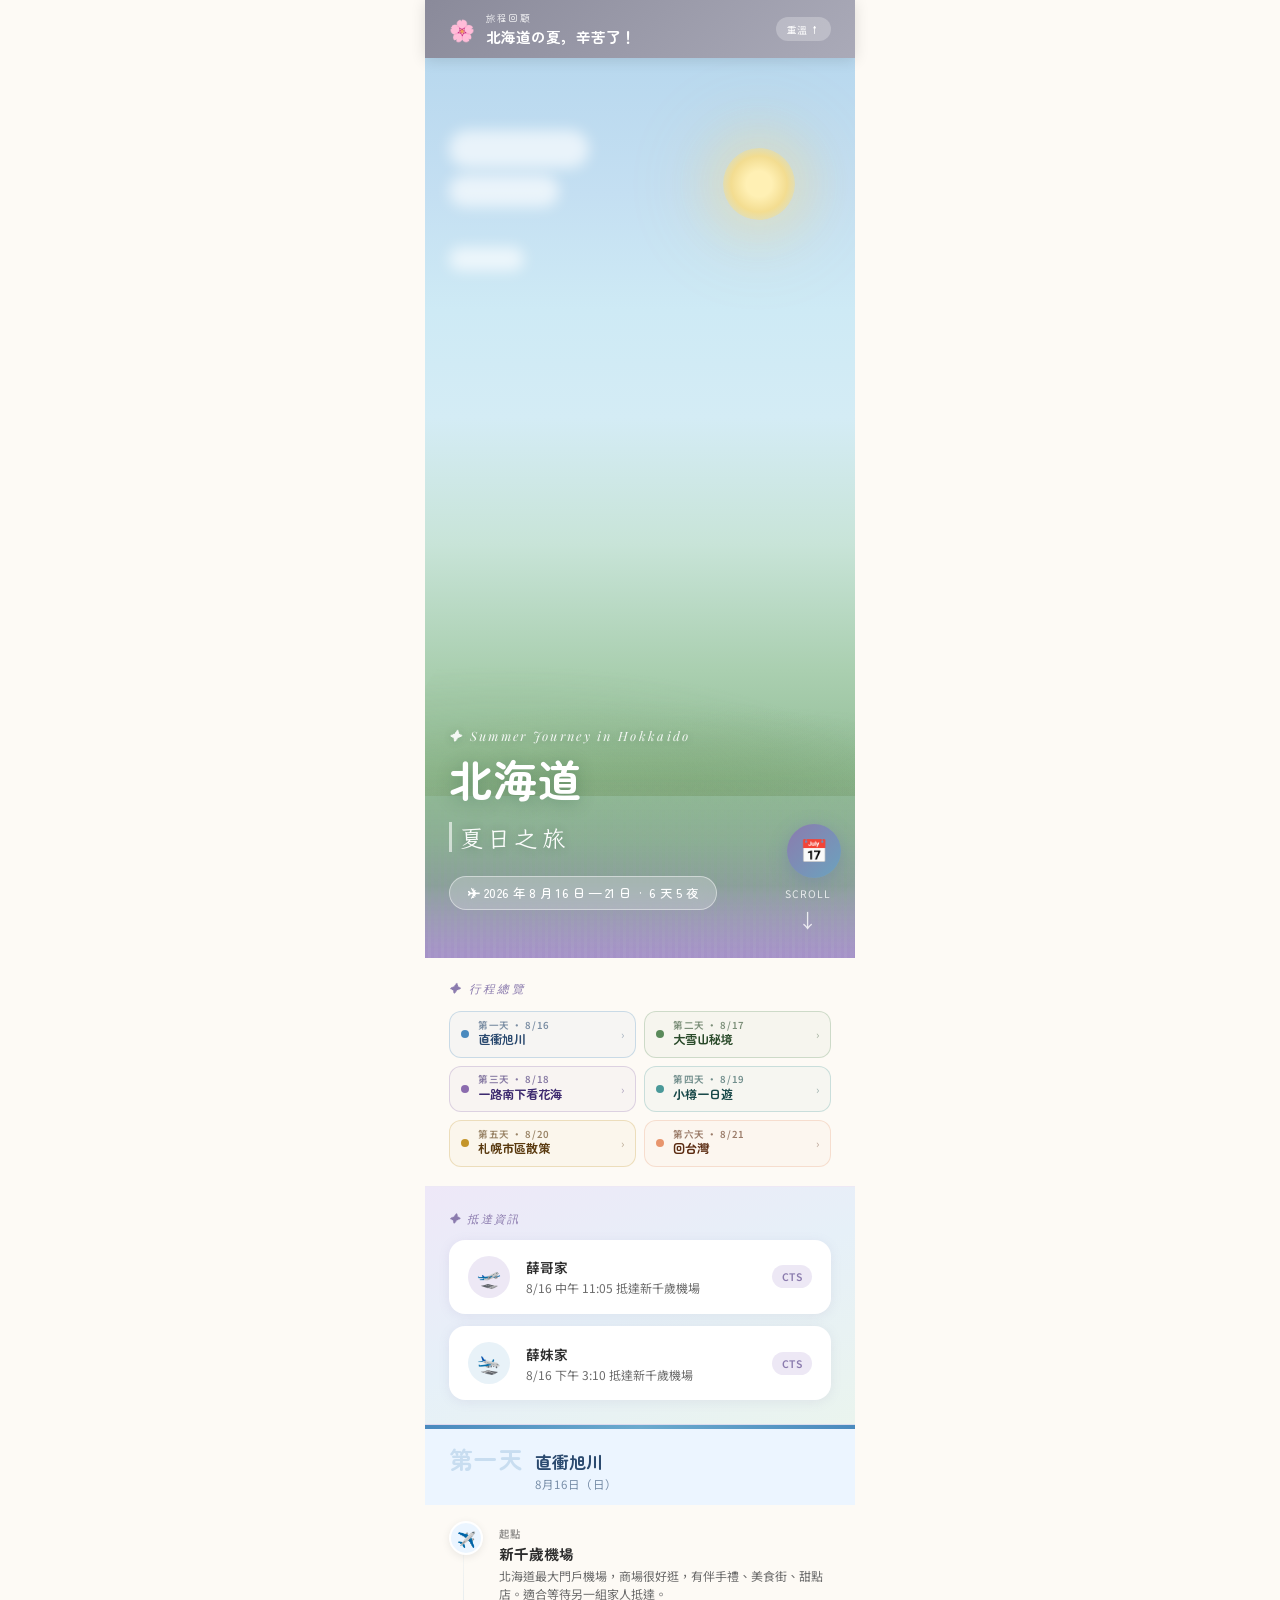
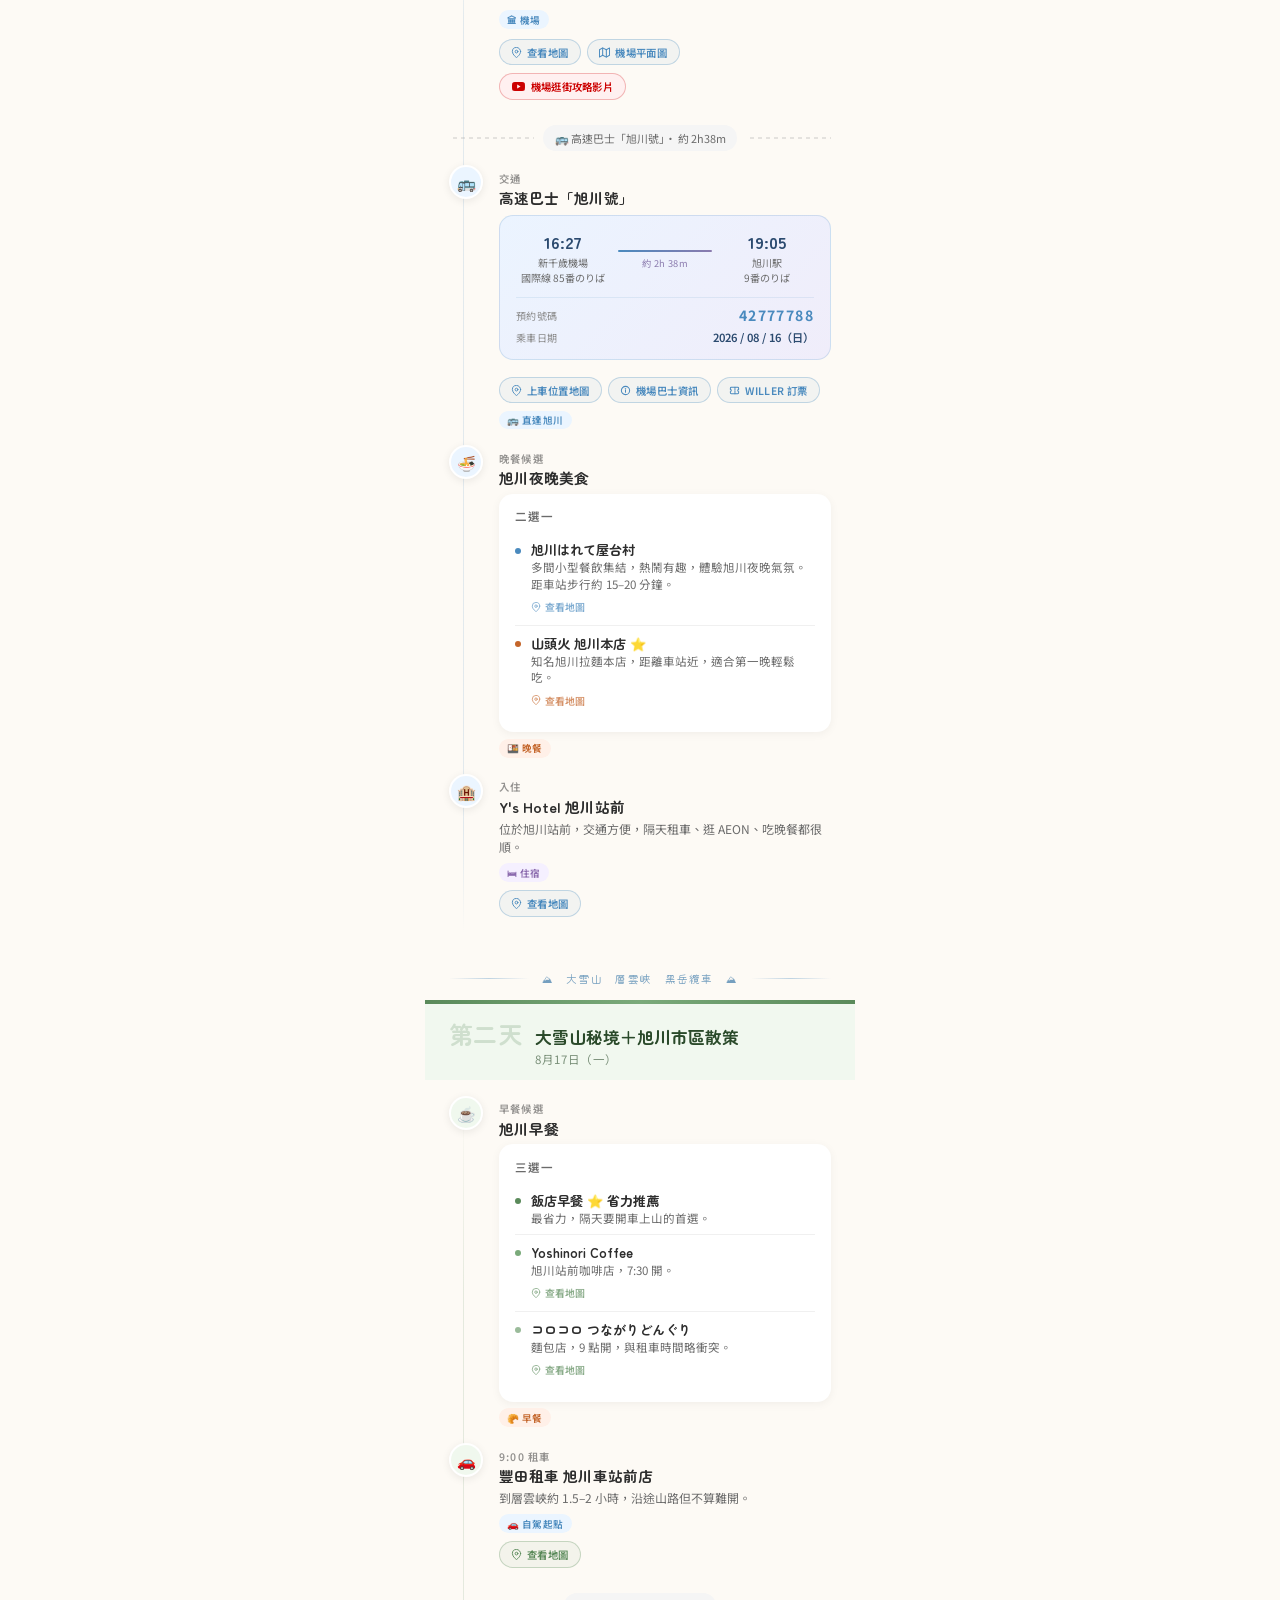
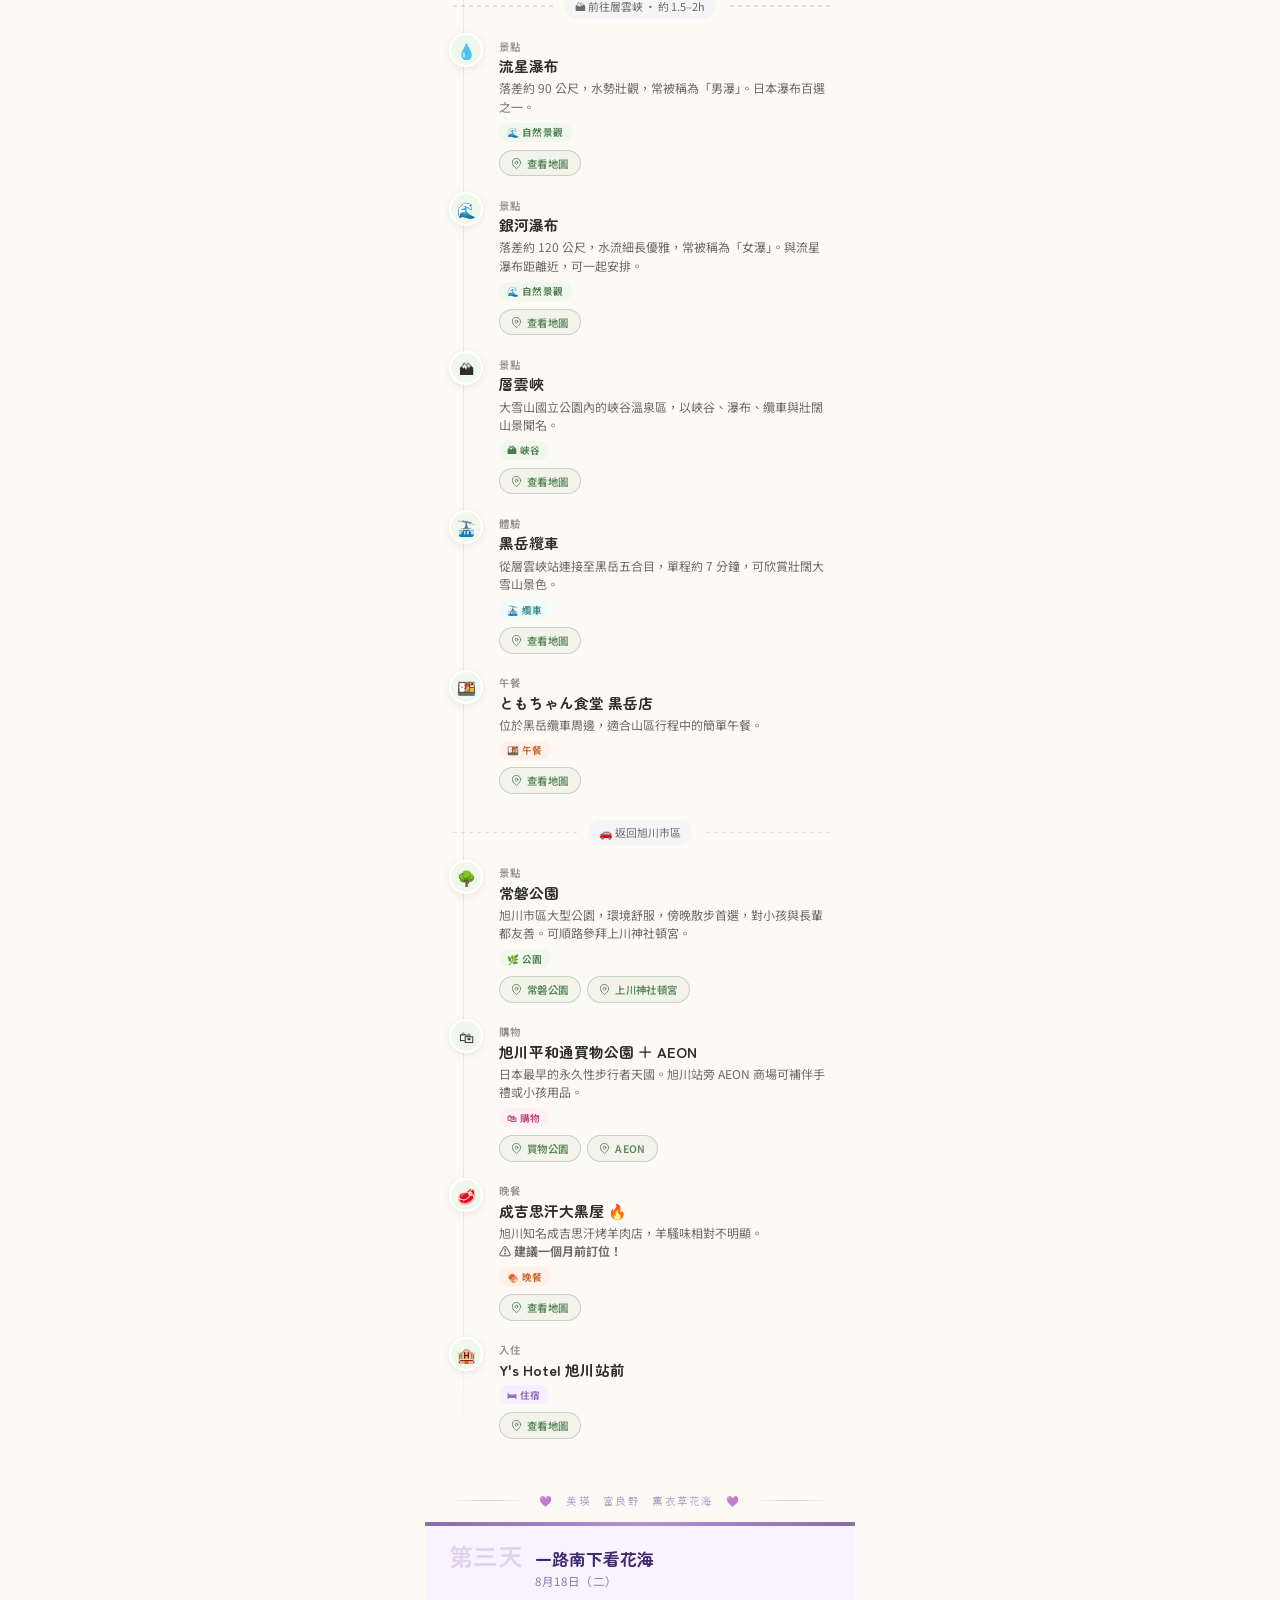
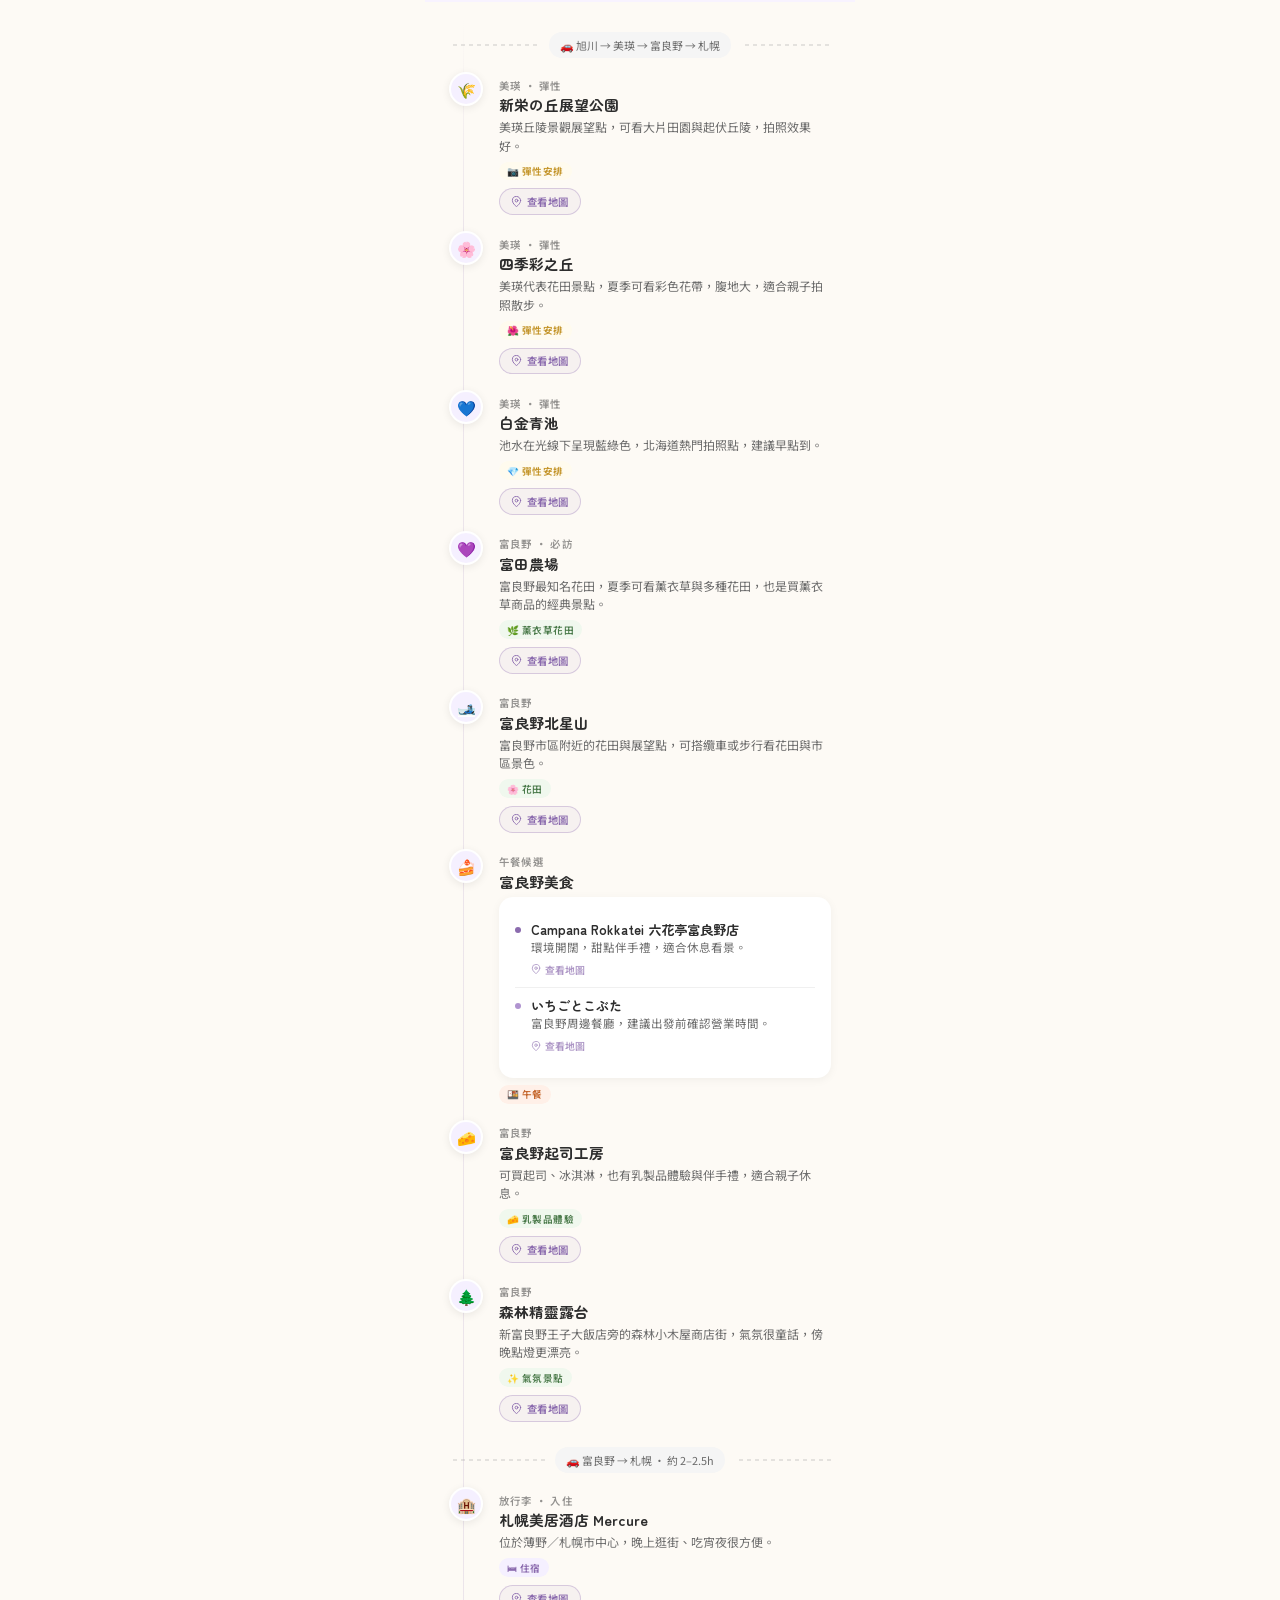
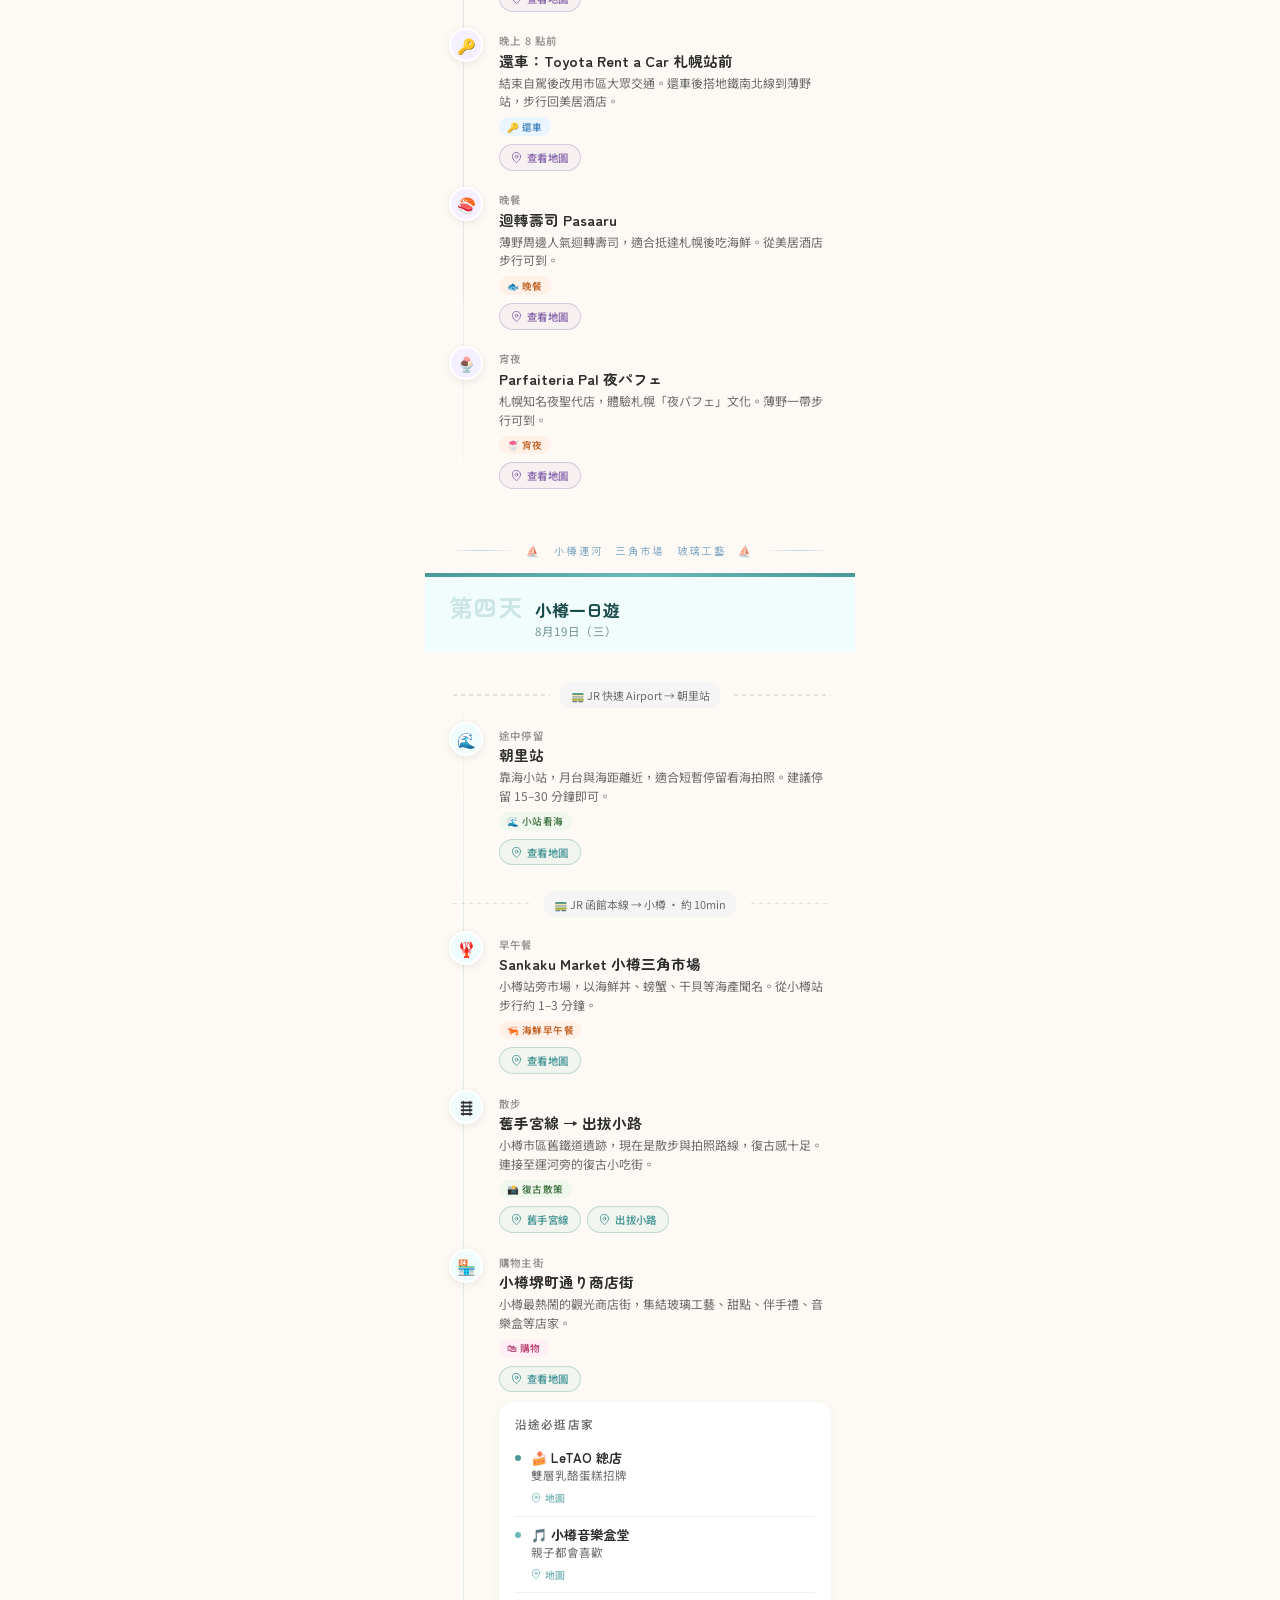
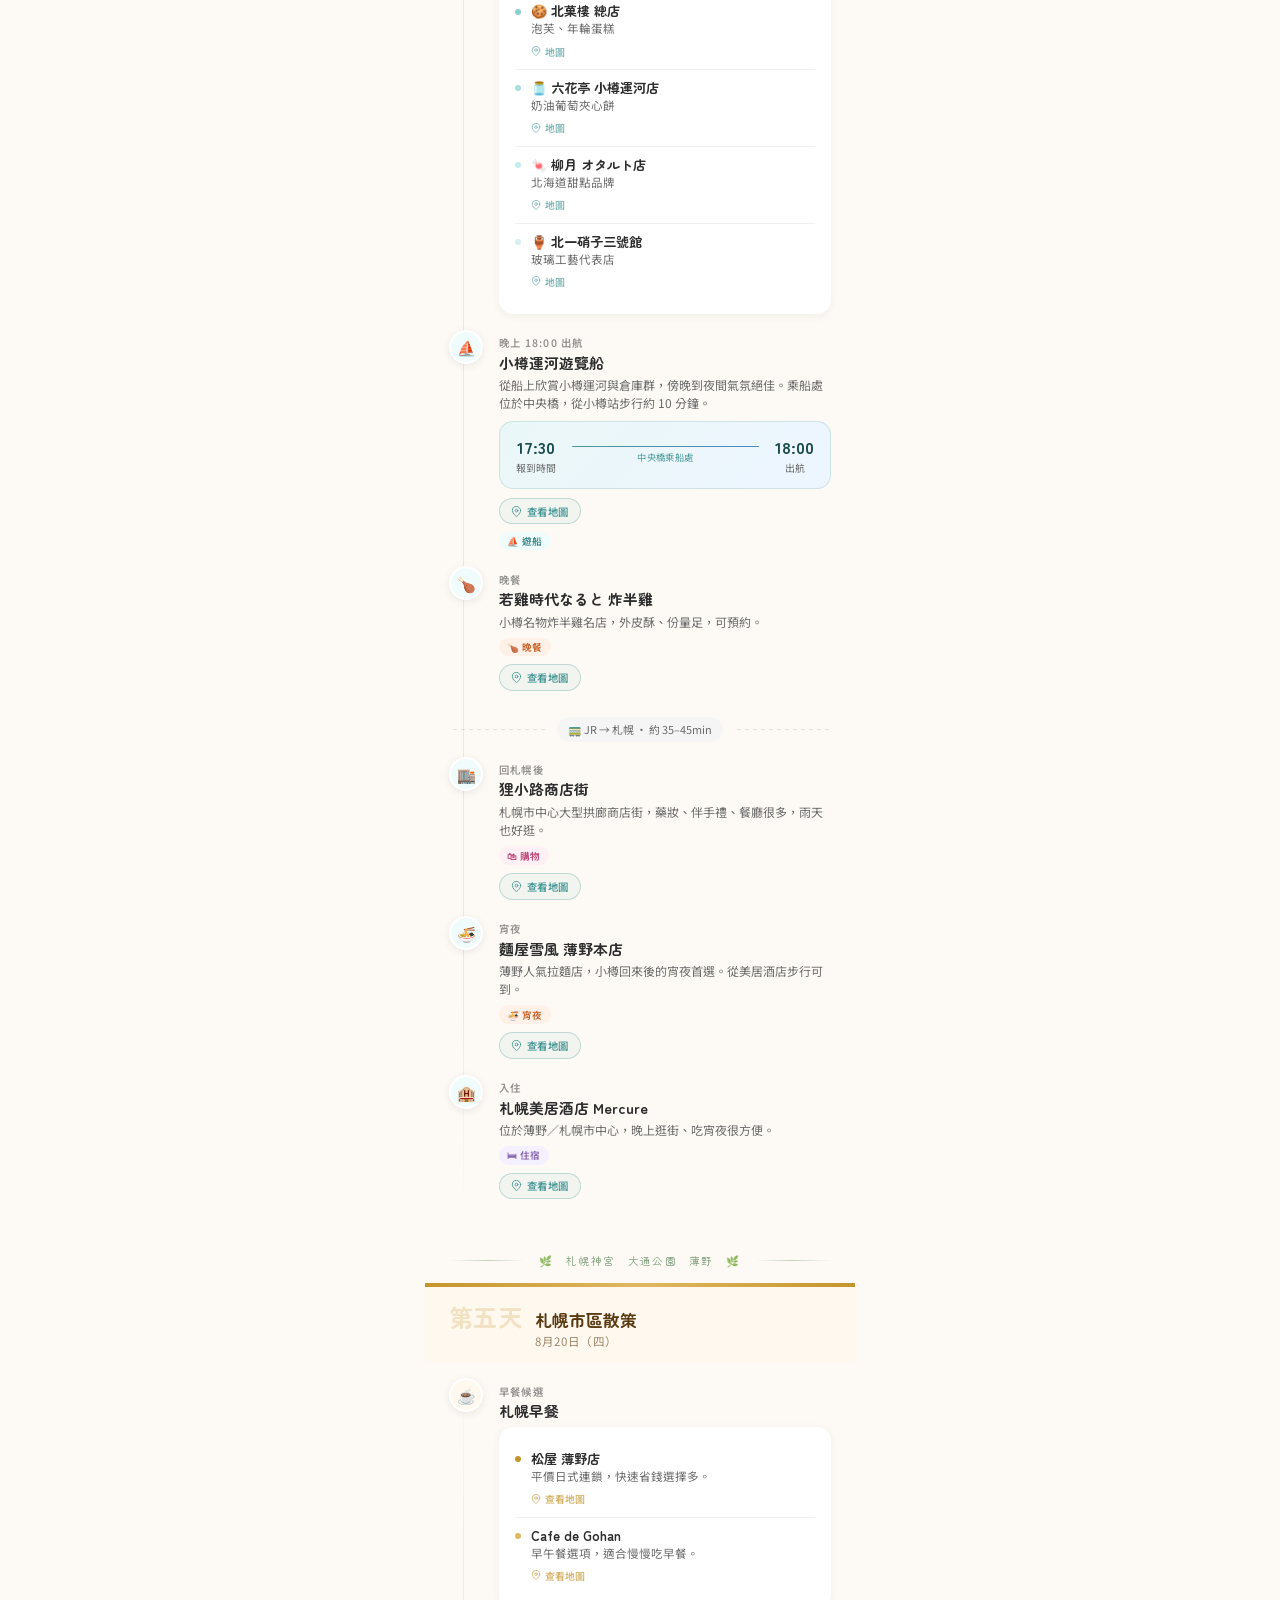
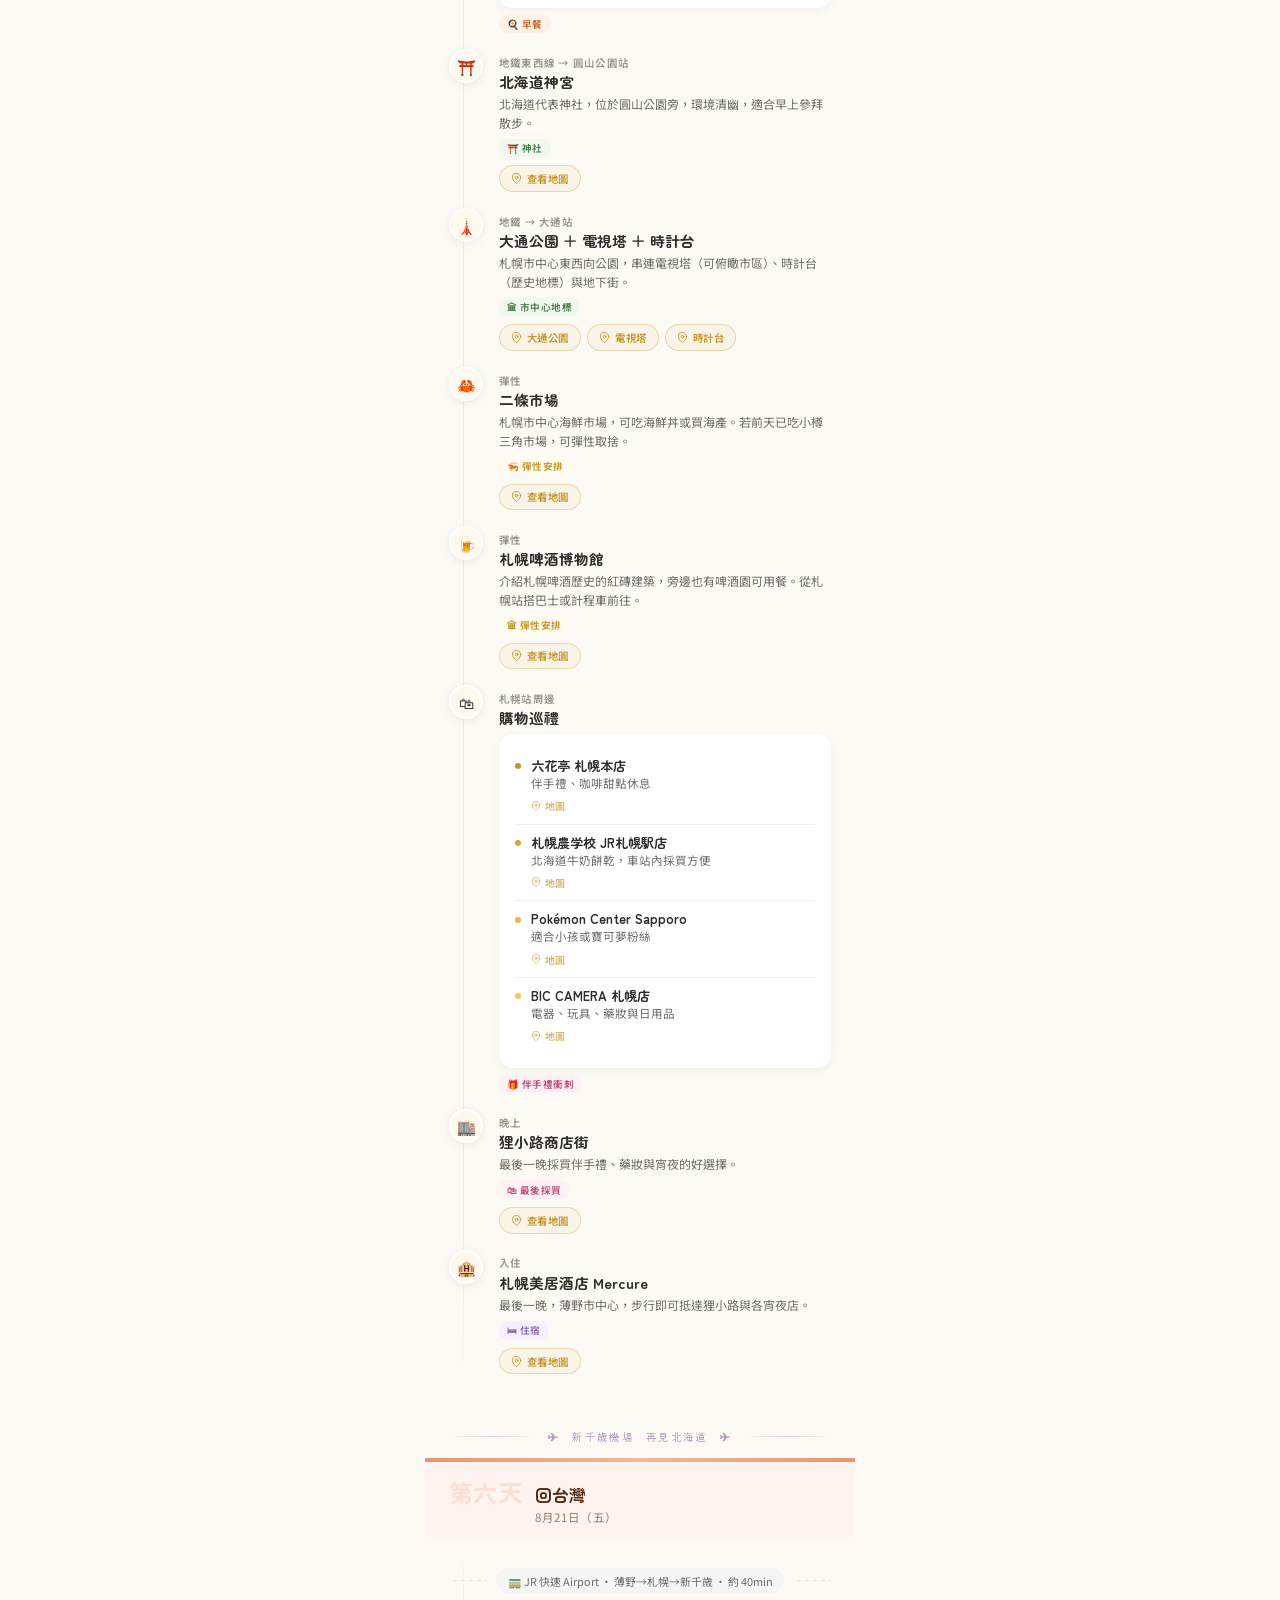
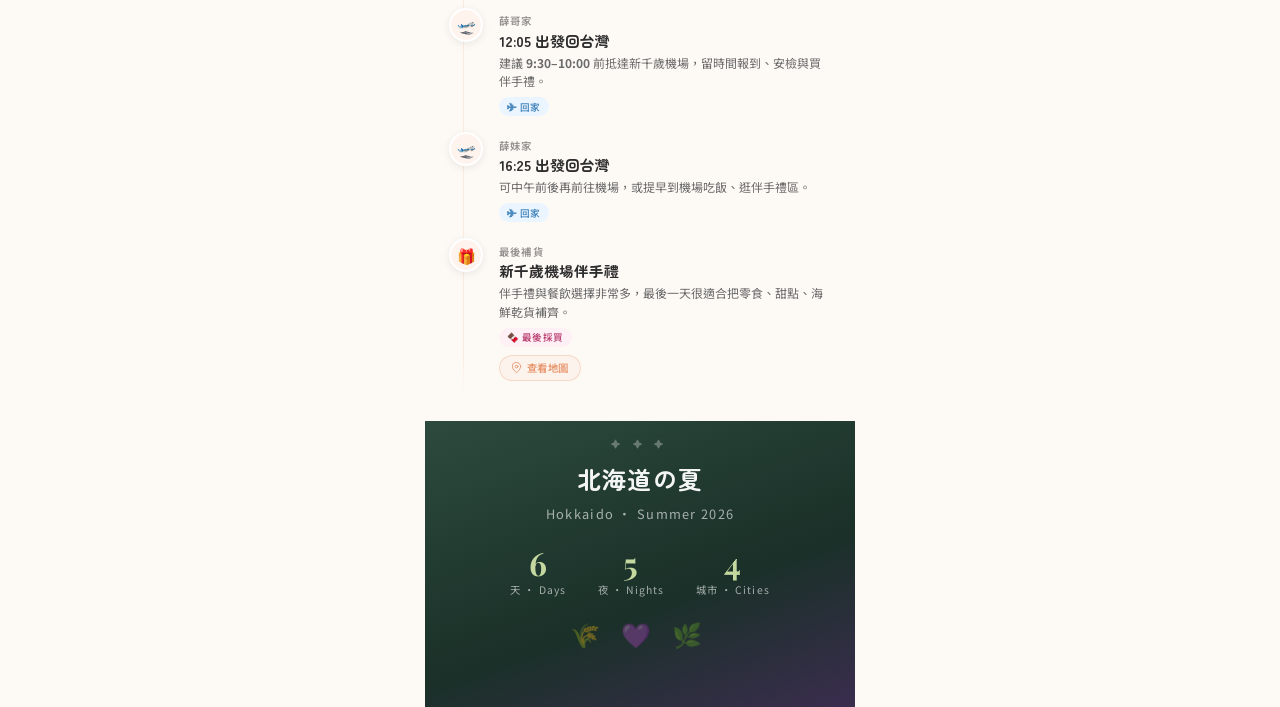
<file: index_before-redesign.html>
<!DOCTYPE html>
<html lang="zh-TW">
<head>
<meta charset="UTF-8">
<meta name="viewport" content="width=device-width, initial-scale=1.0">
<title>2026 北海道夏天行程</title>
<link href="https://fonts.googleapis.com/css2?family=Noto+Sans+TC:wght@400;500;700&family=Noto+Serif+TC:wght@300;400;600&family=Zen+Maru+Gothic:wght@500;700&family=Klee+One:wght@400;600&family=Playfair+Display:ital,wght@0,400;0,700;1,400&display=swap" rel="stylesheet">
<style>
  :root {
    --lavender: #8B7BAE;
    --lavender-pale: #EDE8F5;
    --warm-white: #FDFAF5;
    --charcoal: #2D2D2D;
    --mid-gray: #6B6B6B;
  }
  * { margin: 0; padding: 0; box-sizing: border-box; }
  body { font-family: 'Noto Sans TC', sans-serif; background: var(--warm-white); color: var(--charcoal); max-width: 430px; margin: 0 auto; overflow-x: hidden; -webkit-font-smoothing: antialiased; }

  /* HERO */
  .hero {
    min-height: 100svh;
    /* Sky → horizon → meadow, all painted as one smooth gradient */
    background: linear-gradient(180deg,
      #B8D8EE 0%,
      #C4DFF2 15%,
      #CEEAF5 28%,
      #D4ECF5 40%,
      #C8E4D8 54%,
      #AACFB0 68%,
      #92BC96 80%,
      #7DAA82 92%,
      #C0B8D8 100%);
    position: relative; display: flex; flex-direction: column;
    justify-content: flex-end; padding: 2rem 1.5rem 3rem; overflow: hidden;
  }

  /* Far mountains — pale, hazy, no sharp edges */
  .hero-hills {
    position: absolute;
    bottom: 18%;   /* sit above the lavender band */
    left: 0; right: 0;
    height: 38%;
    /* Three overlapping radial blobs = soft mountain silhouette */
    background:
      radial-gradient(ellipse 160% 80% at 20% 110%, rgba(130,168,118,.55) 0%, transparent 60%),
      radial-gradient(ellipse 140% 70% at 55% 115%, rgba(110,152,100,.50) 0%, transparent 62%),
      radial-gradient(ellipse 120% 65% at 82% 112%, rgba(120,160,110,.45) 0%, transparent 58%);
    /* Smooth arc, NOT a jagged spike fence */
    clip-path: polygon(
      0% 100%, 0% 68%,
      8%  52%, 18% 38%, 28% 46%,
      38% 28%, 50% 40%, 60% 22%,
      72% 36%, 82% 20%, 92% 32%,
      100% 22%, 100% 100%);
    /* Fade out top edge so hills melt into sky */
    mask-image: linear-gradient(to bottom, transparent 0%, rgba(0,0,0,.6) 25%, rgba(0,0,0,1) 100%);
  }

  /* Lavender field — a smooth colour wash, zero spikes */
  .hero-lavender {
    position: absolute;
    bottom: 0; left: 0; right: 0;
    height: 20%;
    /* Soft purple-to-transparent from bottom */
    background: linear-gradient(to top,
      rgba(148,120,190,.60) 0%,
      rgba(168,140,205,.40) 35%,
      rgba(180,155,215,.15) 65%,
      transparent 100%);
    /* Very subtle vertical stripe texture — NOT a clip-path comb */
    mask-image: repeating-linear-gradient(
      90deg,
      rgba(0,0,0,1)   0px,  rgba(0,0,0,1)   3px,
      rgba(0,0,0,.85) 3px,  rgba(0,0,0,.85) 6px,
      rgba(0,0,0,1)   6px,  rgba(0,0,0,1)   9px,
      rgba(0,0,0,.9)  9px,  rgba(0,0,0,.9)  13px
    );
  }

  /* Sun — soft glow only, no harsh rays */
  .sun {
    position:absolute;top:10%;right:14%;
    width:72px;height:72px;
    background:radial-gradient(circle,rgba(255,240,180,1) 25%,rgba(255,220,120,.8) 55%,rgba(255,210,100,0) 100%);
    border-radius:50%;
    box-shadow:0 0 35px 18px rgba(255,220,130,.22),0 0 70px 35px rgba(255,210,100,.1);
    animation:pulse-sun 5s ease-in-out infinite;
    z-index:1;
  }
  @keyframes pulse-sun {
    0%,100%{box-shadow:0 0 35px 18px rgba(255,220,130,.22),0 0 70px 35px rgba(255,210,100,.1)}
    50%    {box-shadow:0 0 45px 24px rgba(255,220,130,.30),0 0 90px 45px rgba(255,210,100,.15)}
  }

  /* Clouds — simple blurred pills, original style */
  .cloud { position:absolute;background:rgba(255,255,255,.65);border-radius:50px;filter:blur(7px);z-index:1; }
  .cloud-1 { width:110px;height:32px;top:13%;animation:drift 20s linear infinite; }
  .cloud-2 { width:75px;height:24px;top:21%;animation:drift 26s linear infinite 7s; }
  .cloud-3 { width:140px;height:38px;top:8%;animation:drift 23s linear infinite 3s; }
  @keyframes drift { from{transform:translateX(-180px)} to{transform:translateX(480px)} }

  /* Hero content */
  .hero-content { position:relative;z-index:3; }
  .hero-label { font-family:'Playfair Display',serif;font-style:italic;font-size:.8rem;color:rgba(255,255,255,.9);letter-spacing:.18em;margin-bottom:.6rem;text-shadow:0 1px 10px rgba(0,60,40,.2); }
  .hero-title { font-family:'Zen Maru Gothic','Noto Sans TC',sans-serif;font-size:2.7rem;font-weight:700;line-height:1.15;color:#fff;text-shadow:0 2px 18px rgba(0,50,30,.25);margin-bottom:.4rem;letter-spacing:.04em; }
  .hero-title span { font-family:'Klee One','Zen Maru Gothic','Noto Serif TC',serif;font-style:normal;font-weight:600;font-size:1.45rem;color:rgba(255,255,255,.96);display:inline-block;margin-top:.35rem;letter-spacing:.18em;padding:.1rem .5rem;border-left:3px solid rgba(255,255,255,.6);text-shadow:0 1px 10px rgba(0,50,30,.25); }
  .hero-dates { display:inline-flex;align-items:center;gap:.5rem;background:rgba(255,255,255,.22);backdrop-filter:blur(10px);border:1px solid rgba(255,255,255,.45);border-radius:100px;padding:.45rem 1.1rem;font-family:'Zen Maru Gothic','Noto Sans TC',sans-serif;font-size:.78rem;font-weight:500;color:#fff;letter-spacing:.04em;margin-top:1rem; }
  .hero-scroll { position:absolute;bottom:1.5rem;right:1.5rem;z-index:3;display:flex;flex-direction:column;align-items:center;gap:.3rem;color:rgba(255,255,255,.8);font-size:.65rem;letter-spacing:.1em;animation:bounce 2s ease-in-out infinite; }
  .hero-scroll::after { content:'↓';font-size:1.2rem; }
  @keyframes bounce { 0%,100%{transform:translateY(0)} 50%{transform:translateY(6px)} }

  /* ── SEASON DIVIDER — whisper-thin, elegant ── */
  .season-banner {
    position:relative;overflow:hidden;
    padding:.9rem 1.5rem;
    display:flex;align-items:center;gap:.8rem;
    background:var(--warm-white);
  }
  .season-banner::before,.season-banner::after {
    content:'';flex:1;height:1px;
  }
  .season-banner.lavender::before,.season-banner.lavender::after {
    background:linear-gradient(90deg,transparent,rgba(139,123,174,.35),transparent);
  }
  .season-banner.green::before,.season-banner.green::after {
    background:linear-gradient(90deg,transparent,rgba(90,138,90,.35),transparent);
  }
  .season-banner.sky::before,.season-banner.sky::after {
    background:linear-gradient(90deg,transparent,rgba(74,138,190,.35),transparent);
  }
  .season-banner-text {
    font-family:'Zen Maru Gothic','Noto Sans TC',sans-serif;
    font-size:.65rem;
    letter-spacing:.22em;
    white-space:nowrap;
  }
  .season-banner.lavender .season-banner-text { color:rgba(139,107,174,.7); }
  .season-banner.green   .season-banner-text { color:rgba(74,120,74,.7); }
  .season-banner.sky     .season-banner-text { color:rgba(58,120,168,.7); }

  /* FLIGHT */
  .flight-section { background:linear-gradient(160deg,#EEE8F8,#E6F0F8,#EAF4EE);padding:1.5rem;border-bottom:1px solid rgba(139,123,174,.15); }
  .section-eyebrow { font-family:'Playfair Display',serif;font-style:italic;font-size:.7rem;color:var(--lavender);letter-spacing:.2em;text-transform:uppercase;margin-bottom:.8rem; }
  .flight-cards { display:flex;flex-direction:column;gap:.8rem; }
  .flight-card { background:white;border-radius:16px;padding:1rem 1.2rem;box-shadow:0 2px 12px rgba(139,123,174,.12);display:flex;align-items:center;gap:1rem; }
  .flight-avatar { width:42px;height:42px;border-radius:50%;display:flex;align-items:center;justify-content:center;font-size:1.2rem;flex-shrink:0; }
  .flight-avatar.purple { background:var(--lavender-pale); }
  .flight-avatar.blue { background:#E8F2F8; }
  .flight-info { flex:1; }
  .flight-who { font-size:.85rem;font-weight:600; }
  .flight-time { font-size:.75rem;color:var(--mid-gray);margin-top:.1rem; }
  .flight-badge { background:var(--lavender-pale);color:var(--lavender);font-size:.65rem;padding:.25rem .6rem;border-radius:100px;font-weight:600;letter-spacing:.05em;white-space:nowrap; }

  /* DAY */
  .day-section { padding:0; scroll-margin-top: 64px; }
  .day-header { position:sticky;top:0;z-index:10;padding:1rem 1.5rem .8rem;display:flex;align-items:baseline;gap:.8rem;backdrop-filter:blur(12px); }
  .day-number { font-family:'Zen Maru Gothic','Noto Sans TC',sans-serif;font-size:1.5rem;font-weight:700;line-height:1.15;opacity:.22;letter-spacing:.02em; }
  .day-info { flex:1; }
  .day-title { font-family:'Zen Maru Gothic','Noto Sans TC',sans-serif;font-size:1.05rem;font-weight:700;line-height:1.3; }
  .day-date { font-size:.72rem;opacity:.6;letter-spacing:.05em;margin-top:.1rem; }
  .day-1 .day-header{background:rgba(235,245,255,.92);color:#2B4A6F} .day-1 .day-number{color:#4A8ABE}
  .day-2 .day-header{background:rgba(240,248,238,.92);color:#2A4A2A} .day-2 .day-number{color:#5A8A5A}
  .day-3 .day-header{background:rgba(248,242,255,.92);color:#3D2A6F} .day-3 .day-number{color:#8B6BAE}
  .day-4 .day-header{background:rgba(240,252,252,.92);color:#1A4A4A} .day-4 .day-number{color:#4A9999}
  .day-5 .day-header{background:rgba(255,248,238,.92);color:#5A3A10} .day-5 .day-number{color:#C4952A}
  .day-6 .day-header{background:rgba(255,243,238,.92);color:#5A2A10} .day-6 .day-number{color:#E8956D}
  .day-strip { height:4px; }
  .day-1 .day-strip{background:linear-gradient(90deg,#4A8ABE,#6BAACE,#4A8ABE)}
  .day-2 .day-strip{background:linear-gradient(90deg,#5A8A5A,#7AAA7A,#5A8A5A)}
  .day-3 .day-strip{background:linear-gradient(90deg,#8B6BAE,#B094D0,#8B6BAE)}
  .day-4 .day-strip{background:linear-gradient(90deg,#4A9999,#6AB8B8,#4A9999)}
  .day-5 .day-strip{background:linear-gradient(90deg,#C4952A,#E0B860,#C4952A)}
  .day-6 .day-strip{background:linear-gradient(90deg,#E8956D,#F0B89A,#E8956D)}

  /* TIMELINE */
  .timeline { padding:1rem 1.5rem 1.5rem;position:relative; }
  .timeline::before { content:'';position:absolute;left:2.35rem;top:1rem;bottom:1.5rem;width:1.5px;background:linear-gradient(to bottom,transparent,currentColor 10%,currentColor 90%,transparent);opacity:.15; }
  .day-1 .timeline::before{color:#4A8ABE} .day-2 .timeline::before{color:#5A8A5A}
  .day-3 .timeline::before{color:#8B6BAE} .day-4 .timeline::before{color:#4A9999}
  .day-5 .timeline::before{color:#C4952A} .day-6 .timeline::before{color:#E8956D}

  .tl-item { display:flex;gap:1rem;margin-bottom:1rem;position:relative; }
  .tl-icon { width:34px;height:34px;border-radius:50%;display:flex;align-items:center;justify-content:center;font-size:.95rem;flex-shrink:0;position:relative;z-index:1;box-shadow:0 2px 8px rgba(0,0,0,.08);border:2px solid white; }
  .day-1 .tl-icon{background:#EBF5FF} .day-2 .tl-icon{background:#F0F8EE}
  .day-3 .tl-icon{background:#F5F0FF} .day-4 .tl-icon{background:#F0FCFC}
  .day-5 .tl-icon{background:#FFF8EE} .day-6 .tl-icon{background:#FFF3EE}
  .tl-body { flex:1;padding-top:.35rem; }
  .tl-label { font-size:.65rem;letter-spacing:.12em;text-transform:uppercase;font-weight:600;opacity:.5;margin-bottom:.15rem; }
  .tl-name { font-family:'Zen Maru Gothic','Noto Sans TC',sans-serif;font-size:.92rem;font-weight:700;line-height:1.3;margin-bottom:.25rem; }
  .tl-desc { font-size:.75rem;color:var(--mid-gray);line-height:1.55; }

  /* MAP BUTTON */
  .map-btn {
    display:inline-flex;
    align-items:center;
    gap:.3rem;
    margin-top:.5rem;
    padding:.3rem .7rem;
    border-radius:100px;
    font-size:.65rem;
    font-weight:600;
    letter-spacing:.04em;
    text-decoration:none;
    transition:all .2s ease;
    border:1.5px solid;
  }
  .map-btn svg { width:11px;height:11px;flex-shrink:0; }
  .map-btn:active { transform:scale(.95); }

  /* day-coloured map buttons */
  .day-1 .map-btn { color:#4A8ABE;border-color:rgba(74,138,190,.3);background:rgba(74,138,190,.06); }
  .day-1 .map-btn:hover { background:rgba(74,138,190,.15);border-color:#4A8ABE; }
  .day-2 .map-btn { color:#5A8A5A;border-color:rgba(90,138,90,.3);background:rgba(90,138,90,.06); }
  .day-2 .map-btn:hover { background:rgba(90,138,90,.15);border-color:#5A8A5A; }
  .day-3 .map-btn { color:#8B6BAE;border-color:rgba(139,107,174,.3);background:rgba(139,107,174,.06); }
  .day-3 .map-btn:hover { background:rgba(139,107,174,.15);border-color:#8B6BAE; }
  .day-4 .map-btn { color:#4A9999;border-color:rgba(74,153,153,.3);background:rgba(74,153,153,.06); }
  .day-4 .map-btn:hover { background:rgba(74,153,153,.15);border-color:#4A9999; }
  .day-5 .map-btn { color:#C4952A;border-color:rgba(196,149,42,.3);background:rgba(196,149,42,.06); }
  .day-5 .map-btn:hover { background:rgba(196,149,42,.15);border-color:#C4952A; }
  .day-6 .map-btn { color:#E8956D;border-color:rgba(232,149,109,.3);background:rgba(232,149,109,.06); }
  .day-6 .map-btn:hover { background:rgba(232,149,109,.15);border-color:#E8956D; }

  /* TAGS */
  .tl-tags { display:flex;flex-wrap:wrap;gap:.3rem;margin-top:.4rem; }
  .tl-tag { display:inline-block;font-size:.6rem;padding:.15rem .5rem;border-radius:100px;font-weight:600;letter-spacing:.05em; }
  .tag-transport{background:#EBF5FF;color:#4A8ABE} .tag-food{background:#FFF0E8;color:#C4652A}
  .tag-stay{background:#F5F0FF;color:#8B6BAE} .tag-sightseeing{background:#F0F8EE;color:#4A7A4A}
  .tag-optional{background:#FFFBEE;color:#C4952A} .tag-shopping{background:#FFF0F5;color:#BE4A7A}
  .tag-activity{background:#F0FCFC;color:#3A8888}

  /* MEAL CARDS */
  .meal-block { background:white;border-radius:14px;padding:.9rem 1rem;margin-top:.4rem;box-shadow:0 2px 10px rgba(0,0,0,.05); }
  .meal-block-title { font-size:.72rem;font-weight:600;color:var(--mid-gray);letter-spacing:.1em;text-transform:uppercase;margin-bottom:.5rem; }
  .meal-option { display:flex;align-items:flex-start;gap:.6rem;padding:.5rem 0;border-bottom:1px solid #F0F0F0; }
  .meal-option:last-child { border-bottom:none; }
  .meal-dot { width:6px;height:6px;border-radius:50%;margin-top:.45rem;flex-shrink:0; }
  .meal-body { flex:1; }
  .meal-restaurant { font-family:'Zen Maru Gothic','Noto Sans TC',sans-serif;font-size:.82rem;font-weight:600; }
  .meal-detail { font-size:.72rem;color:var(--mid-gray);line-height:1.45; }
  .meal-map { display:inline-flex;align-items:center;gap:.25rem;margin-top:.3rem;font-size:.62rem;font-weight:600;text-decoration:none;opacity:.7;transition:.2s; }
  .meal-map:hover { opacity:1; }
  .meal-map svg { width:10px;height:10px; }

  /* TRANSPORT */
  .transport-row { display:flex;align-items:center;gap:.6rem;padding:.6rem 0;margin:.3rem 0; }
  .transport-line { flex:1;height:1.5px;background:repeating-linear-gradient(90deg,transparent,transparent 4px,currentColor 4px,currentColor 8px);opacity:.25;color:#999; }
  .transport-pill { background:#F5F5F5;border-radius:100px;padding:.3rem .7rem;font-size:.68rem;color:var(--mid-gray);display:flex;align-items:center;gap:.3rem;white-space:nowrap; }

  /* BOOK BADGE */
  .book-badge { display:inline-flex;align-items:center;gap:.3rem;margin-top:.4rem;padding:.28rem .65rem;border-radius:100px;font-size:.62rem;font-weight:600;letter-spacing:.03em;text-decoration:none;background:#FFF3E0;color:#E65100;border:1.5px solid rgba(230,81,0,.25);transition:.2s; }
  .book-badge:hover { background:#FFE0B2; }
  .book-badge svg { width:11px;height:11px; }

  /* DIVIDER + FOOTER */
  .day-divider { height:12px;background:linear-gradient(to bottom,#F0EEF8,var(--warm-white)); }
  .trip-footer { background:linear-gradient(160deg,#2D4A3E 0%,#1A3028 60%,#3A2D4E 100%);padding:2.5rem 1.5rem 3rem;text-align:center;color:white;position:relative;overflow:hidden; }
  .trip-footer::before { content:'✦ ✦ ✦';position:absolute;top:1rem;left:0;right:0;text-align:center;font-size:.6rem;letter-spacing:.5em;opacity:.3; }
  .footer-title { font-family:'Zen Maru Gothic','Noto Sans TC',sans-serif;font-size:1.5rem;font-weight:700;margin-bottom:.5rem;color:rgba(255,255,255,.95);letter-spacing:.05em; }
  .footer-sub { font-size:.8rem;opacity:.6;letter-spacing:.1em; }
  .footer-stats { display:flex;justify-content:center;gap:2rem;margin-top:1.5rem; }
  .stat { text-align:center; }
  .stat-num { font-family:'Playfair Display',serif;font-size:2rem;font-weight:700;color:#C4D8A0;line-height:1; }
  .stat-label { font-size:.65rem;opacity:.6;letter-spacing:.1em;margin-top:.2rem; }
  .nature-deco { text-align:center;padding:1.2rem 0 .5rem;font-size:1.5rem;opacity:.4;letter-spacing:.5rem; }
  html { scroll-behavior:smooth; }

  /* ══ TODAY FEATURE ══ */
  .day-section.is-today { position: relative; }
  .day-section.is-today .day-header::after {
    content: '● 今天';
    position: absolute; right: 1.5rem; top: 1.1rem;
    font-family:'Zen Maru Gothic','Noto Sans TC',sans-serif;
    font-size:.62rem; font-weight:700; letter-spacing:.1em;
    padding:.25rem .7rem; border-radius:100px; color:#fff;
    animation: today-pulse 2.5s ease-in-out infinite;
  }
  .day-section.is-today.day-1 .day-header::after { background:#4A8ABE; }
  .day-section.is-today.day-2 .day-header::after { background:#5A8A5A; }
  .day-section.is-today.day-3 .day-header::after { background:#8B6BAE; }
  .day-section.is-today.day-4 .day-header::after { background:#4A9999; }
  .day-section.is-today.day-5 .day-header::after { background:#C4952A; }
  .day-section.is-today.day-6 .day-header::after { background:#E8956D; }
  @keyframes today-pulse {
    0%,100% { transform:scale(1); box-shadow:0 0 0 0 rgba(0,0,0,.15); }
    50% { transform:scale(1.06); box-shadow:0 0 0 5px rgba(0,0,0,0); }
  }
  .day-section.is-today .timeline::before { opacity:.5 !important; width:2.5px; }

  /* Today banner (sticky top) */
  .today-banner {
    position: sticky; top: 0; z-index: 50;
    padding:.7rem 1.5rem; display:flex; align-items:center; gap:.7rem;
    color:#fff; font-family:'Zen Maru Gothic','Noto Sans TC',sans-serif;
    box-shadow:0 2px 14px rgba(0,0,0,.12); cursor:pointer;
  }
  .today-banner.d1 { background:linear-gradient(135deg,#4A8ABE,#6BAACE); }
  .today-banner.d2 { background:linear-gradient(135deg,#5A8A5A,#7AAA7A); }
  .today-banner.d3 { background:linear-gradient(135deg,#8B6BAE,#B094D0); }
  .today-banner.d4 { background:linear-gradient(135deg,#4A9999,#6AB8B8); }
  .today-banner.d5 { background:linear-gradient(135deg,#C4952A,#E0B860); }
  .today-banner.d6 { background:linear-gradient(135deg,#E8956D,#F0B89A); }
  .today-banner.before { background:linear-gradient(135deg,#7A8AA0,#9AA8BC); }
  .today-banner.after { background:linear-gradient(135deg,#8A8A9A,#AAAAB8); }
  .today-banner-icon { font-size:1.3rem; }
  .today-banner-text { flex:1; }
  .today-banner-label { font-size:.6rem; opacity:.85; letter-spacing:.12em; }
  .today-banner-main { font-size:.92rem; font-weight:700; margin-top:.05rem; }
  .today-banner-jump { font-size:.62rem; background:rgba(255,255,255,.25); padding:.3rem .7rem; border-radius:100px; white-space:nowrap; }

  /* Floating day-jump */
  .fab-wrap { position:fixed; right:14px; bottom:22px; z-index:60; }
  @media(min-width:430px){ .fab-wrap{ right:calc(50% - 215px + 14px); } }
  .fab-menu {
    position:absolute; bottom:60px; right:0;
    display:flex; flex-direction:column; gap:.4rem;
    opacity:0; transform:translateY(10px) scale(.95);
    pointer-events:none; transition:all .22s cubic-bezier(.2,.8,.2,1);
  }
  .fab-menu.open { opacity:1; transform:translateY(0) scale(1); pointer-events:auto; }
  .fab-day {
    display:flex; align-items:center; gap:.5rem;
    background:#fff; border:none;
    padding:.5rem .8rem .5rem .55rem; border-radius:100px;
    box-shadow:0 3px 14px rgba(0,0,0,.16);
    font-family:'Zen Maru Gothic','Noto Sans TC',sans-serif;
    font-size:.72rem; font-weight:600; color:#333;
    cursor:pointer; white-space:nowrap; transition:transform .12s ease;
  }
  .fab-day:active { transform:scale(.95); }
  .fab-day-dot { width:9px; height:9px; border-radius:50%; flex-shrink:0; }
  .fab-day.is-today-item { outline:2px solid currentColor; }
  .fab-day .today-tag { font-size:.55rem; padding:.1rem .4rem; border-radius:100px; color:#fff; margin-left:.15rem; }
  .fd1 .fab-day-dot{background:#4A8ABE} .fd1 .today-tag{background:#4A8ABE}
  .fd2 .fab-day-dot{background:#5A8A5A} .fd2 .today-tag{background:#5A8A5A}
  .fd3 .fab-day-dot{background:#8B6BAE} .fd3 .today-tag{background:#8B6BAE}
  .fd4 .fab-day-dot{background:#4A9999} .fd4 .today-tag{background:#4A9999}
  .fd5 .fab-day-dot{background:#C4952A} .fd5 .today-tag{background:#C4952A}
  .fd6 .fab-day-dot{background:#E8956D} .fd6 .today-tag{background:#E8956D}
  .fab-main {
    width:54px; height:54px; border-radius:50%;
    background:linear-gradient(135deg,#8B7BAE,#6BA3BE);
    border:none; color:#fff; box-shadow:0 4px 18px rgba(107,123,174,.45);
    cursor:pointer; display:flex; align-items:center; justify-content:center;
    font-size:1.4rem; transition:transform .25s ease;
  }
  .fab-main.open { transform:rotate(45deg); }
  .fab-backdrop {
    position:fixed; inset:0; z-index:55;
    background:rgba(0,0,0,0); pointer-events:none; transition:background .2s ease;
  }
  .fab-backdrop.show { background:rgba(0,0,0,.12); pointer-events:auto; }


  /* TOC */
  .toc {
    background: #FDFAF5;
    padding: 1.4rem 1.5rem 1.2rem;
    border-bottom: 1px solid #EDE8F5;
    scroll-margin-top: 64px;
  }
  .toc-title {
    font-family: 'Playfair Display', serif;
    font-style: italic;
    font-size: .72rem;
    color: var(--lavender);
    letter-spacing: .2em;
    text-transform: uppercase;
    margin-bottom: .9rem;
  }
  .toc-grid {
    display: grid;
    grid-template-columns: 1fr 1fr;
    gap: .5rem;
  }
  .toc-item {
    display: flex;
    align-items: center;
    gap: .55rem;
    text-decoration: none;
    padding: .55rem .7rem;
    border-radius: 12px;
    border: 1.5px solid;
    transition: all .2s ease;
  }
  .toc-item:active { transform: scale(.97); }
  .toc-dot { width: 8px; height: 8px; border-radius: 50%; flex-shrink: 0; }
  .toc-text { flex: 1; }
  .toc-day { font-size: .6rem; font-weight: 600; letter-spacing: .06em; opacity: .6; line-height: 1; }
  .toc-label { font-family: 'Zen Maru Gothic', 'Noto Sans TC', sans-serif; font-size: .76rem; font-weight: 700; line-height: 1.3; margin-top: .1rem; }
  .toc-arrow { font-size: .7rem; opacity: .4; }

  .toc-item.d1 { color:#2B4A6F; border-color:rgba(74,138,190,.25); background:rgba(74,138,190,.04); }
  .toc-item.d1:hover { background:rgba(74,138,190,.12); border-color:#4A8ABE; }
  .toc-item.d1 .toc-dot { background:#4A8ABE; }
  .toc-item.d2 { color:#2A4A2A; border-color:rgba(90,138,90,.25); background:rgba(90,138,90,.04); }
  .toc-item.d2:hover { background:rgba(90,138,90,.12); border-color:#5A8A5A; }
  .toc-item.d2 .toc-dot { background:#5A8A5A; }
  .toc-item.d3 { color:#3D2A6F; border-color:rgba(139,107,174,.25); background:rgba(139,107,174,.04); }
  .toc-item.d3:hover { background:rgba(139,107,174,.12); border-color:#8B6BAE; }
  .toc-item.d3 .toc-dot { background:#8B6BAE; }
  .toc-item.d4 { color:#1A4A4A; border-color:rgba(74,153,153,.25); background:rgba(74,153,153,.04); }
  .toc-item.d4:hover { background:rgba(74,153,153,.12); border-color:#4A9999; }
  .toc-item.d4 .toc-dot { background:#4A9999; }
  .toc-item.d5 { color:#5A3A10; border-color:rgba(196,149,42,.25); background:rgba(196,149,42,.04); }
  .toc-item.d5:hover { background:rgba(196,149,42,.12); border-color:#C4952A; }
  .toc-item.d5 .toc-dot { background:#C4952A; }
  .toc-item.d6 { color:#5A2A10; border-color:rgba(232,149,109,.25); background:rgba(232,149,109,.04); }
  .toc-item.d6:hover { background:rgba(232,149,109,.12); border-color:#E8956D; }
  .toc-item.d6 .toc-dot { background:#E8956D; }

  /* YOUTUBE BUTTON */
  .yt-btn {
    display: inline-flex;
    align-items: center;
    gap: .35rem;
    margin-top: .45rem;
    padding: .32rem .75rem;
    border-radius: 100px;
    font-size: .65rem;
    font-weight: 600;
    letter-spacing: .03em;
    text-decoration: none;
    background: #FFF0F0;
    color: #CC0000;
    border: 1.5px solid rgba(204,0,0,.25);
    transition: all .2s ease;
  }
  .yt-btn:hover { background: #FFE0E0; border-color: #CC0000; }
  .yt-btn:active { transform: scale(.95); }
  .yt-btn svg { width: 13px; height: 13px; flex-shrink: 0; }
</style>
</head>
<body>

<!-- TODAY BANNER (auto-populated by JS; hidden until date matched) -->
<div id="todayBanner" class="today-banner" style="display:none" onclick="jumpToToday()">
  <span class="today-banner-icon" id="tbIcon">📍</span>
  <div class="today-banner-text">
    <div class="today-banner-label" id="tbLabel"></div>
    <div class="today-banner-main" id="tbMain"></div>
  </div>
  <span class="today-banner-jump" id="tbJump"></span>
</div>

<!-- ── MAP PIN SVG SYMBOL (reused inline) ── -->
<svg style="display:none">
  <symbol id="pin" viewBox="0 0 24 24" fill="none" stroke="currentColor" stroke-width="2" stroke-linecap="round" stroke-linejoin="round">
    <path d="M21 10c0 7-9 13-9 13S3 17 3 10a9 9 0 0118 0z"/><circle cx="12" cy="10" r="3"/>
  </symbol>
  <symbol id="yt" viewBox="0 0 24 24" fill="currentColor">
    <path d="M23.498 6.186a3.016 3.016 0 00-2.122-2.136C19.505 3.545 12 3.545 12 3.545s-7.505 0-9.377.505A3.017 3.017 0 00.502 6.186C0 8.07 0 12 0 12s0 3.93.502 5.814a3.016 3.016 0 002.122 2.136c1.871.505 9.376.505 9.376.505s7.505 0 9.377-.505a3.015 3.015 0 002.122-2.136C24 15.93 24 12 24 12s0-3.93-.502-5.814zM9.545 15.568V8.432L15.818 12l-6.273 3.568z"/>
  </symbol>
  <symbol id="ext" viewBox="0 0 24 24" fill="none" stroke="currentColor" stroke-width="2.2" stroke-linecap="round" stroke-linejoin="round">
    <path d="M18 13v6a2 2 0 01-2 2H5a2 2 0 01-2-2V8a2 2 0 012-2h6"/><polyline points="15 3 21 3 21 9"/><line x1="10" y1="14" x2="21" y2="3"/>
  </symbol>
  <symbol id="info" viewBox="0 0 24 24" fill="none" stroke="currentColor" stroke-width="2.2" stroke-linecap="round" stroke-linejoin="round">
    <circle cx="12" cy="12" r="9"/><line x1="12" y1="11" x2="12" y2="16"/><circle cx="12" cy="8" r="0.5" fill="currentColor"/>
  </symbol>
  <symbol id="map" viewBox="0 0 24 24" fill="none" stroke="currentColor" stroke-width="2.2" stroke-linecap="round" stroke-linejoin="round">
    <polygon points="1 6 1 22 8 18 16 22 23 18 23 2 16 6 8 2 1 6"/><line x1="8" y1="2" x2="8" y2="18"/><line x1="16" y1="6" x2="16" y2="22"/>
  </symbol>
  <symbol id="ticket" viewBox="0 0 24 24" fill="none" stroke="currentColor" stroke-width="2.2" stroke-linecap="round" stroke-linejoin="round">
    <path d="M3 7a2 2 0 012-2h14a2 2 0 012 2v3a2 2 0 000 4v3a2 2 0 01-2 2H5a2 2 0 01-2-2v-3a2 2 0 000-4V7z"/><line x1="13" y1="5" x2="13" y2="19" stroke-dasharray="2 2"/>
  </symbol>
</svg>

<!-- HERO -->
<section class="hero">
  <div class="cloud cloud-1"></div>
  <div class="cloud cloud-2"></div>
  <div class="cloud cloud-3"></div>
  <div class="sun"></div>
  <div class="hero-hills"></div>
  <div class="hero-lavender"></div>
  <div class="hero-content">
    <div class="hero-label">✦ Summer Journey in Hokkaido</div>
    <h1 class="hero-title">北海道<br><span>夏日之旅</span></h1>
    <div class="hero-dates">✈ 2026 年 8 月 16 日 — 21 日 &nbsp;·&nbsp; 6 天 5 夜</div>
  </div>
  <div class="hero-scroll">SCROLL</div>
</section>

<!-- TOC -->
<nav class="toc" id="tocSection">
  <div class="toc-title">✦ 行程總覽</div>
  <div class="toc-grid">
    <div class="toc-item d1" onclick="document.getElementById('day1').scrollIntoView({behavior:'smooth',block:'start'}); return false;" style="cursor:pointer">
      <div class="toc-dot"></div>
      <div class="toc-text"><div class="toc-day">第一天 · 8/16</div><div class="toc-label">直衝旭川</div></div>
      <span class="toc-arrow">›</span>
    </div>
    <div class="toc-item d2" onclick="document.getElementById('day2').scrollIntoView({behavior:'smooth',block:'start'}); return false;" style="cursor:pointer">
      <div class="toc-dot"></div>
      <div class="toc-text"><div class="toc-day">第二天 · 8/17</div><div class="toc-label">大雪山秘境</div></div>
      <span class="toc-arrow">›</span>
    </div>
    <div class="toc-item d3" onclick="document.getElementById('day3').scrollIntoView({behavior:'smooth',block:'start'}); return false;" style="cursor:pointer">
      <div class="toc-dot"></div>
      <div class="toc-text"><div class="toc-day">第三天 · 8/18</div><div class="toc-label">一路南下看花海</div></div>
      <span class="toc-arrow">›</span>
    </div>
    <div class="toc-item d4" onclick="document.getElementById('day4').scrollIntoView({behavior:'smooth',block:'start'}); return false;" style="cursor:pointer">
      <div class="toc-dot"></div>
      <div class="toc-text"><div class="toc-day">第四天 · 8/19</div><div class="toc-label">小樽一日遊</div></div>
      <span class="toc-arrow">›</span>
    </div>
    <div class="toc-item d5" onclick="document.getElementById('day5').scrollIntoView({behavior:'smooth',block:'start'}); return false;" style="cursor:pointer">
      <div class="toc-dot"></div>
      <div class="toc-text"><div class="toc-day">第五天 · 8/20</div><div class="toc-label">札幌市區散策</div></div>
      <span class="toc-arrow">›</span>
    </div>
    <div class="toc-item d6" onclick="document.getElementById('day6').scrollIntoView({behavior:'smooth',block:'start'}); return false;" style="cursor:pointer">
      <div class="toc-dot"></div>
      <div class="toc-text"><div class="toc-day">第六天 · 8/21</div><div class="toc-label">回台灣</div></div>
      <span class="toc-arrow">›</span>
    </div>
  </div>
</nav>

<!-- FLIGHT INFO -->
<section class="flight-section">
  <div class="section-eyebrow">✦ 抵達資訊</div>
  <div class="flight-cards">
    <div class="flight-card">
      <div class="flight-avatar purple">🛫</div>
      <div class="flight-info"><div class="flight-who">薛哥家</div><div class="flight-time">8/16 中午 11:05 抵達新千歲機場</div></div>
      <div class="flight-badge">CTS</div>
    </div>
    <div class="flight-card">
      <div class="flight-avatar blue">🛬</div>
      <div class="flight-info"><div class="flight-who">薛妹家</div><div class="flight-time">8/16 下午 3:10 抵達新千歲機場</div></div>
      <div class="flight-badge">CTS</div>
    </div>
  </div>
</section>

<!-- ══ DAY 1 ══ -->
<section id="day1" class="day-section day-1" style="scroll-margin-top:64px">
  <div class="day-strip"></div>
  <div class="day-header">
    <div class="day-number">第一天</div>
    <div class="day-info"><div class="day-title">直衝旭川</div><div class="day-date">8月16日（日）</div></div>
  </div>
  <div class="timeline">

    <div class="tl-item">
      <div class="tl-icon">✈️</div>
      <div class="tl-body">
        <div class="tl-label">起點</div>
        <div class="tl-name">新千歲機場</div>
        <div class="tl-desc">北海道最大門戶機場，商場很好逛，有伴手禮、美食街、甜點店。適合等待另一組家人抵達。</div>
        <div class="tl-tags">
          <span class="tl-tag tag-transport">🏛 機場</span>
        </div>
        <div style="display:flex;gap:.4rem;flex-wrap:wrap;margin-top:.1rem">
          <a class="map-btn" href="https://maps.google.com/?q=新千歲機場" target="_blank">
            <svg><use href="#pin"/></svg>查看地圖
          </a>
          <a class="map-btn" href="https://www.hokkaido-airports.com/zh-CHT/new-chitose/floormap/#anchor-tabs" target="_blank">
            <svg><use href="#map"/></svg>機場平面圖
          </a>
        </div>
        <a class="yt-btn" href="https://youtu.be/i24RvubQBRs?si=WTt8yfie1beq80f-" target="_blank">
          <svg><use href="#yt"/></svg>機場逛街攻略影片
        </a>
      </div>
    </div>

    <div class="transport-row">
      <div class="transport-line"></div>
      <div class="transport-pill">🚌 高速巴士「旭川號」· 約 2h38m</div>
      <div class="transport-line"></div>
    </div>

    <div class="tl-item">
      <div class="tl-icon">🚌</div>
      <div class="tl-body">
        <div class="tl-label">交通</div>
        <div class="tl-name">高速巴士「旭川號」</div>

        <!-- Booking card -->
        <div style="background:linear-gradient(135deg,#EBF4FF,#F0EDFA);border:1.5px solid rgba(74,138,190,.2);border-radius:14px;padding:.85rem 1rem;margin-top:.5rem">

          <!-- Route row -->
          <div style="display:flex;align-items:center;gap:.5rem;margin-bottom:.7rem">
            <div style="text-align:center;flex:1">
              <div style="font-size:1.05rem;font-weight:700;font-family:'Zen Maru Gothic','Noto Sans TC',sans-serif;color:#2B4A6F">16:27</div>
              <div style="font-size:.63rem;color:#6B6B6B;margin-top:.15rem;line-height:1.45">新千歲機場<br>國際線 85番のりば</div>
            </div>
            <div style="flex:1;text-align:center">
              <div style="height:1.5px;background:linear-gradient(90deg,#4A8ABE,#8B7BAE);margin:.25rem 0;border-radius:2px"></div>
              <div style="font-size:.58rem;color:#8B7BAE;letter-spacing:.05em">約 2h 38m</div>
            </div>
            <div style="text-align:center;flex:1">
              <div style="font-size:1.05rem;font-weight:700;font-family:'Zen Maru Gothic','Noto Sans TC',sans-serif;color:#2B4A6F">19:05</div>
              <div style="font-size:.63rem;color:#6B6B6B;margin-top:.15rem;line-height:1.45">旭川駅<br>9番のりば</div>
            </div>
          </div>

          <!-- Divider -->
          <div style="height:1px;background:rgba(74,138,190,.12);margin:.45rem 0"></div>

          <!-- Booking number -->
          <div style="display:flex;align-items:center;justify-content:space-between;margin-top:.35rem">
            <div style="font-size:.63rem;color:#8B8B8B;letter-spacing:.04em">預約號碼</div>
            <div style="font-size:.88rem;font-weight:700;color:#4A8ABE;letter-spacing:.1em">42777788</div>
          </div>

          <!-- Date -->
          <div style="display:flex;align-items:center;justify-content:space-between;margin-top:.28rem">
            <div style="font-size:.63rem;color:#8B8B8B;letter-spacing:.04em">乘車日期</div>
            <div style="font-size:.7rem;color:#2B4A6F;font-weight:600">2026 / 08 / 16（日）</div>
          </div>
        </div>

        <!-- Action buttons -->
        <div style="display:flex;gap:.4rem;flex-wrap:wrap;margin-top:.55rem">
          <a class="map-btn" href="https://maps.app.goo.gl/WYGS5qFjVgGRGdNa7" target="_blank">
            <svg><use href="#pin"/></svg>上車位置地圖
          </a>
          <a class="map-btn" href="https://www.hokkaido-airports.com/zh-CHT/new-chitose/access/bus/#time1" target="_blank">
            <svg><use href="#info"/></svg>機場巴士資訊
          </a>
          <a class="map-btn" href="https://willer-travel.com/tw/bus_search/hokkaido/new_chitose_airport/hokkaido/asahikawa/" target="_blank">
            <svg><use href="#ticket"/></svg>WILLER 訂票
          </a>
        </div>

        <div class="tl-tags" style="margin-top:.45rem">
          <span class="tl-tag tag-transport">🚌 直達旭川</span>
        </div>
      </div>
    </div>

    <div class="tl-item">
      <div class="tl-icon">🍜</div>
      <div class="tl-body">
        <div class="tl-label">晚餐候選</div>
        <div class="tl-name">旭川夜晚美食</div>
        <div class="meal-block">
          <div class="meal-block-title">二選一</div>
          <div class="meal-option">
            <div class="meal-dot" style="background:#4A8ABE"></div>
            <div class="meal-body">
              <div class="meal-restaurant">旭川はれて屋台村</div>
              <div class="meal-detail">多間小型餐飲集結，熱鬧有趣，體驗旭川夜晚氣氛。距車站步行約 15–20 分鐘。</div>
              <a class="meal-map" href="https://maps.app.goo.gl/Ps1cyAJ1dnpgLYpQ9" target="_blank" style="color:#4A8ABE">
                <svg><use href="#pin"/></svg>查看地圖
              </a>
            </div>
          </div>
          <div class="meal-option">
            <div class="meal-dot" style="background:#C4652A"></div>
            <div class="meal-body">
              <div class="meal-restaurant">山頭火 旭川本店 ⭐</div>
              <div class="meal-detail">知名旭川拉麵本店，距離車站近，適合第一晚輕鬆吃。</div>
              <a class="meal-map" href="https://maps.app.goo.gl/73UQR8vBEJwxSboW7" target="_blank" style="color:#C4652A">
                <svg><use href="#pin"/></svg>查看地圖
              </a>
            </div>
          </div>
        </div>
        <div class="tl-tags"><span class="tl-tag tag-food">🍱 晚餐</span></div>
      </div>
    </div>

    <div class="tl-item">
      <div class="tl-icon">🏨</div>
      <div class="tl-body">
        <div class="tl-label">入住</div>
        <div class="tl-name">Y's Hotel 旭川站前</div>
        <div class="tl-desc">位於旭川站前，交通方便，隔天租車、逛 AEON、吃晚餐都很順。</div>
        <div class="tl-tags"><span class="tl-tag tag-stay">🛏 住宿</span></div>
        <a class="map-btn" href="https://maps.google.com/?q=Y's+Hotel+旭川站前" target="_blank">
          <svg><use href="#pin"/></svg>查看地圖
        </a>
      </div>
    </div>

  </div>
</section>
<div class="season-banner sky"><span class="season-banner-text">⛰　大雪山　層雲峽　黑岳纜車　⛰</span></div>

<!-- ══ DAY 2 ══ -->
<section id="day2" class="day-section day-2" style="scroll-margin-top:64px">
  <div class="day-strip"></div>
  <div class="day-header">
    <div class="day-number">第二天</div>
    <div class="day-info"><div class="day-title">大雪山秘境＋旭川市區散策</div><div class="day-date">8月17日（一）</div></div>
  </div>
  <div class="timeline">

    <div class="tl-item">
      <div class="tl-icon">☕</div>
      <div class="tl-body">
        <div class="tl-label">早餐候選</div>
        <div class="tl-name">旭川早餐</div>
        <div class="meal-block">
          <div class="meal-block-title">三選一</div>
          <div class="meal-option">
            <div class="meal-dot" style="background:#5A8A5A"></div>
            <div class="meal-body">
              <div class="meal-restaurant">飯店早餐 ⭐ 省力推薦</div>
              <div class="meal-detail">最省力，隔天要開車上山的首選。</div>
            </div>
          </div>
          <div class="meal-option">
            <div class="meal-dot" style="background:#7AAA7A"></div>
            <div class="meal-body">
              <div class="meal-restaurant">Yoshinori Coffee</div>
              <div class="meal-detail">旭川站前咖啡店，7:30 開。</div>
              <a class="meal-map" href="https://maps.app.goo.gl/i9bJrGG1yf2hkvfN7" target="_blank" style="color:#5A8A5A">
                <svg><use href="#pin"/></svg>查看地圖
              </a>
            </div>
          </div>
          <div class="meal-option">
            <div class="meal-dot" style="background:#9ABB9A"></div>
            <div class="meal-body">
              <div class="meal-restaurant">コロコロ つながりどんぐり</div>
              <div class="meal-detail">麵包店，9 點開，與租車時間略衝突。</div>
              <a class="meal-map" href="https://maps.app.goo.gl/WCrg5Mp2Mh676gWC7" target="_blank" style="color:#5A8A5A">
                <svg><use href="#pin"/></svg>查看地圖
              </a>
            </div>
          </div>
        </div>
        <div class="tl-tags"><span class="tl-tag tag-food">🥐 早餐</span></div>
      </div>
    </div>

    <div class="tl-item">
      <div class="tl-icon">🚗</div>
      <div class="tl-body">
        <div class="tl-label">9:00 租車</div>
        <div class="tl-name">豐田租車 旭川車站前店</div>
        <div class="tl-desc">到層雲峽約 1.5–2 小時，沿途山路但不算難開。</div>
        <div class="tl-tags"><span class="tl-tag tag-transport">🚗 自駕起點</span></div>
        <a class="map-btn" href="https://maps.app.goo.gl/rsfShn3vP9AHv77h6" target="_blank">
          <svg><use href="#pin"/></svg>查看地圖
        </a>
      </div>
    </div>

    <div class="transport-row">
      <div class="transport-line"></div>
      <div class="transport-pill">🏔 前往層雲峽 · 約 1.5–2h</div>
      <div class="transport-line"></div>
    </div>

    <div class="tl-item">
      <div class="tl-icon">💧</div>
      <div class="tl-body">
        <div class="tl-label">景點</div>
        <div class="tl-name">流星瀑布</div>
        <div class="tl-desc">落差約 90 公尺，水勢壯觀，常被稱為「男瀑」。日本瀑布百選之一。</div>
        <div class="tl-tags"><span class="tl-tag tag-sightseeing">🌊 自然景觀</span></div>
        <a class="map-btn" href="https://maps.google.com/?q=流星の滝+北海道" target="_blank">
          <svg><use href="#pin"/></svg>查看地圖
        </a>
      </div>
    </div>

    <div class="tl-item">
      <div class="tl-icon">🌊</div>
      <div class="tl-body">
        <div class="tl-label">景點</div>
        <div class="tl-name">銀河瀑布</div>
        <div class="tl-desc">落差約 120 公尺，水流細長優雅，常被稱為「女瀑」。與流星瀑布距離近，可一起安排。</div>
        <div class="tl-tags"><span class="tl-tag tag-sightseeing">🌊 自然景觀</span></div>
        <a class="map-btn" href="https://maps.google.com/?q=銀河の滝+北海道" target="_blank">
          <svg><use href="#pin"/></svg>查看地圖
        </a>
      </div>
    </div>

    <div class="tl-item">
      <div class="tl-icon">🏔</div>
      <div class="tl-body">
        <div class="tl-label">景點</div>
        <div class="tl-name">層雲峽</div>
        <div class="tl-desc">大雪山國立公園內的峽谷溫泉區，以峽谷、瀑布、纜車與壯闊山景聞名。</div>
        <div class="tl-tags"><span class="tl-tag tag-sightseeing">🏔 峽谷</span></div>
        <a class="map-btn" href="https://maps.google.com/?q=層雲峡" target="_blank">
          <svg><use href="#pin"/></svg>查看地圖
        </a>
      </div>
    </div>

    <div class="tl-item">
      <div class="tl-icon">🚠</div>
      <div class="tl-body">
        <div class="tl-label">體驗</div>
        <div class="tl-name">黑岳纜車</div>
        <div class="tl-desc">從層雲峽站連接至黑岳五合目，單程約 7 分鐘，可欣賞壯闊大雪山景色。</div>
        <div class="tl-tags"><span class="tl-tag tag-activity">🚠 纜車</span></div>
        <a class="map-btn" href="https://maps.google.com/?q=大雪山層雲峡黒岳ロープウェイ" target="_blank">
          <svg><use href="#pin"/></svg>查看地圖
        </a>
      </div>
    </div>

    <div class="tl-item">
      <div class="tl-icon">🍱</div>
      <div class="tl-body">
        <div class="tl-label">午餐</div>
        <div class="tl-name">ともちゃん食堂 黒岳店</div>
        <div class="tl-desc">位於黑岳纜車周邊，適合山區行程中的簡單午餐。</div>
        <div class="tl-tags"><span class="tl-tag tag-food">🍱 午餐</span></div>
        <a class="map-btn" href="https://maps.google.com/?q=ともちゃん食堂+黒岳店" target="_blank">
          <svg><use href="#pin"/></svg>查看地圖
        </a>
      </div>
    </div>

    <div class="transport-row">
      <div class="transport-line"></div>
      <div class="transport-pill">🚗 返回旭川市區</div>
      <div class="transport-line"></div>
    </div>

    <div class="tl-item">
      <div class="tl-icon">🌳</div>
      <div class="tl-body">
        <div class="tl-label">景點</div>
        <div class="tl-name">常磐公園</div>
        <div class="tl-desc">旭川市區大型公園，環境舒服，傍晚散步首選，對小孩與長輩都友善。可順路參拜上川神社頓宮。</div>
        <div class="tl-tags"><span class="tl-tag tag-sightseeing">🌿 公園</span></div>
        <div style="display:flex;gap:.4rem;flex-wrap:wrap">
          <a class="map-btn" href="https://maps.google.com/?q=常磐公園+旭川" target="_blank">
            <svg><use href="#pin"/></svg>常磐公園
          </a>
          <a class="map-btn" href="https://maps.google.com/?q=上川神社頓宮" target="_blank">
            <svg><use href="#pin"/></svg>上川神社頓宮
          </a>
        </div>
      </div>
    </div>

    <div class="tl-item">
      <div class="tl-icon">🛍</div>
      <div class="tl-body">
        <div class="tl-label">購物</div>
        <div class="tl-name">旭川平和通買物公園 ＋ AEON</div>
        <div class="tl-desc">日本最早的永久性步行者天國。旭川站旁 AEON 商場可補伴手禮或小孩用品。</div>
        <div class="tl-tags"><span class="tl-tag tag-shopping">🛍 購物</span></div>
        <div style="display:flex;gap:.4rem;flex-wrap:wrap">
          <a class="map-btn" href="https://maps.google.com/?q=旭川平和通買物公園" target="_blank">
            <svg><use href="#pin"/></svg>買物公園
          </a>
          <a class="map-btn" href="https://maps.google.com/?q=AEON+旭川駅前" target="_blank">
            <svg><use href="#pin"/></svg>AEON
          </a>
        </div>
      </div>
    </div>

    <div class="tl-item">
      <div class="tl-icon">🥩</div>
      <div class="tl-body">
        <div class="tl-label">晚餐</div>
        <div class="tl-name">成吉思汗大黑屋 🔥</div>
        <div class="tl-desc">旭川知名成吉思汗烤羊肉店，羊騷味相對不明顯。<br><strong>⚠ 建議一個月前訂位！</strong></div>
        <div class="tl-tags"><span class="tl-tag tag-food">🍖 晚餐</span></div>
        <a class="map-btn" href="https://maps.app.goo.gl/K9GdUV6nikX9jZWj7" target="_blank">
          <svg><use href="#pin"/></svg>查看地圖
        </a>
      </div>
    </div>

    <div class="tl-item">
      <div class="tl-icon">🏨</div>
      <div class="tl-body">
        <div class="tl-label">入住</div>
        <div class="tl-name">Y's Hotel 旭川站前</div>
        <div class="tl-tags"><span class="tl-tag tag-stay">🛏 住宿</span></div>
        <a class="map-btn" href="https://maps.google.com/?q=Y's+Hotel+旭川站前" target="_blank">
          <svg><use href="#pin"/></svg>查看地圖
        </a>
      </div>
    </div>

  </div>
</section>
<div class="season-banner lavender"><span class="season-banner-text">💜　美瑛　富良野　薰衣草花海　💜</span></div>

<!-- ══ DAY 3 ══ -->
<section id="day3" class="day-section day-3" style="scroll-margin-top:64px">
  <div class="day-strip"></div>
  <div class="day-header">
    <div class="day-number">第三天</div>
    <div class="day-info"><div class="day-title">一路南下看花海</div><div class="day-date">8月18日（二）</div></div>
  </div>
  <div class="timeline">

    <div class="transport-row">
      <div class="transport-line"></div>
      <div class="transport-pill">🚗 旭川 → 美瑛 → 富良野 → 札幌</div>
      <div class="transport-line"></div>
    </div>

    <div class="tl-item">
      <div class="tl-icon">🌾</div>
      <div class="tl-body">
        <div class="tl-label">美瑛 · 彈性</div>
        <div class="tl-name">新栄の丘展望公園</div>
        <div class="tl-desc">美瑛丘陵景觀展望點，可看大片田園與起伏丘陵，拍照效果好。</div>
        <div class="tl-tags"><span class="tl-tag tag-optional">📷 彈性安排</span></div>
        <a class="map-btn" href="https://maps.google.com/?q=新栄の丘展望公園" target="_blank">
          <svg><use href="#pin"/></svg>查看地圖
        </a>
      </div>
    </div>

    <div class="tl-item">
      <div class="tl-icon">🌸</div>
      <div class="tl-body">
        <div class="tl-label">美瑛 · 彈性</div>
        <div class="tl-name">四季彩之丘</div>
        <div class="tl-desc">美瑛代表花田景點，夏季可看彩色花帶，腹地大，適合親子拍照散步。</div>
        <div class="tl-tags"><span class="tl-tag tag-optional">🌺 彈性安排</span></div>
        <a class="map-btn" href="https://maps.google.com/?q=四季彩の丘" target="_blank">
          <svg><use href="#pin"/></svg>查看地圖
        </a>
      </div>
    </div>

    <div class="tl-item">
      <div class="tl-icon">💙</div>
      <div class="tl-body">
        <div class="tl-label">美瑛 · 彈性</div>
        <div class="tl-name">白金青池</div>
        <div class="tl-desc">池水在光線下呈現藍綠色，北海道熱門拍照點，建議早點到。</div>
        <div class="tl-tags"><span class="tl-tag tag-optional">💎 彈性安排</span></div>
        <a class="map-btn" href="https://maps.google.com/?q=白金青い池" target="_blank">
          <svg><use href="#pin"/></svg>查看地圖
        </a>
      </div>
    </div>

    <div class="tl-item">
      <div class="tl-icon">💜</div>
      <div class="tl-body">
        <div class="tl-label">富良野 · 必訪</div>
        <div class="tl-name">富田農場</div>
        <div class="tl-desc">富良野最知名花田，夏季可看薰衣草與多種花田，也是買薰衣草商品的經典景點。</div>
        <div class="tl-tags"><span class="tl-tag tag-sightseeing">🌿 薰衣草花田</span></div>
        <a class="map-btn" href="https://maps.google.com/?q=ファーム富田" target="_blank">
          <svg><use href="#pin"/></svg>查看地圖
        </a>
      </div>
    </div>

    <div class="tl-item">
      <div class="tl-icon">🎿</div>
      <div class="tl-body">
        <div class="tl-label">富良野</div>
        <div class="tl-name">富良野北星山</div>
        <div class="tl-desc">富良野市區附近的花田與展望點，可搭纜車或步行看花田與市區景色。</div>
        <div class="tl-tags"><span class="tl-tag tag-sightseeing">🌸 花田</span></div>
        <a class="map-btn" href="https://maps.google.com/?q=北星山ラベンダー園" target="_blank">
          <svg><use href="#pin"/></svg>查看地圖
        </a>
      </div>
    </div>

    <div class="tl-item">
      <div class="tl-icon">🍰</div>
      <div class="tl-body">
        <div class="tl-label">午餐候選</div>
        <div class="tl-name">富良野美食</div>
        <div class="meal-block">
          <div class="meal-option">
            <div class="meal-dot" style="background:#8B6BAE"></div>
            <div class="meal-body">
              <div class="meal-restaurant">Campana Rokkatei 六花亭富良野店</div>
              <div class="meal-detail">環境開闊，甜點伴手禮，適合休息看景。</div>
              <a class="meal-map" href="https://maps.google.com/?q=カンパーナ六花亭" target="_blank" style="color:#8B6BAE">
                <svg><use href="#pin"/></svg>查看地圖
              </a>
            </div>
          </div>
          <div class="meal-option">
            <div class="meal-dot" style="background:#B094D0"></div>
            <div class="meal-body">
              <div class="meal-restaurant">いちごとこぶた</div>
              <div class="meal-detail">富良野周邊餐廳，建議出發前確認營業時間。</div>
              <a class="meal-map" href="https://maps.google.com/?q=いちごとこぶた+富良野" target="_blank" style="color:#8B6BAE">
                <svg><use href="#pin"/></svg>查看地圖
              </a>
            </div>
          </div>
        </div>
        <div class="tl-tags"><span class="tl-tag tag-food">🍱 午餐</span></div>
      </div>
    </div>

    <div class="tl-item">
      <div class="tl-icon">🧀</div>
      <div class="tl-body">
        <div class="tl-label">富良野</div>
        <div class="tl-name">富良野起司工房</div>
        <div class="tl-desc">可買起司、冰淇淋，也有乳製品體驗與伴手禮，適合親子休息。</div>
        <div class="tl-tags"><span class="tl-tag tag-sightseeing">🧀 乳製品體驗</span></div>
        <a class="map-btn" href="https://maps.google.com/?q=富良野チーズ工房" target="_blank">
          <svg><use href="#pin"/></svg>查看地圖
        </a>
      </div>
    </div>

    <div class="tl-item">
      <div class="tl-icon">🌲</div>
      <div class="tl-body">
        <div class="tl-label">富良野</div>
        <div class="tl-name">森林精靈露台</div>
        <div class="tl-desc">新富良野王子大飯店旁的森林小木屋商店街，氣氛很童話，傍晚點燈更漂亮。</div>
        <div class="tl-tags"><span class="tl-tag tag-sightseeing">✨ 氣氛景點</span></div>
        <a class="map-btn" href="https://maps.google.com/?q=ニングルテラス" target="_blank">
          <svg><use href="#pin"/></svg>查看地圖
        </a>
      </div>
    </div>

    <div class="transport-row">
      <div class="transport-line"></div>
      <div class="transport-pill">🚗 富良野 → 札幌 · 約 2–2.5h</div>
      <div class="transport-line"></div>
    </div>

    <div class="tl-item">
      <div class="tl-icon">🏨</div>
      <div class="tl-body">
        <div class="tl-label">放行李 · 入住</div>
        <div class="tl-name">札幌美居酒店 Mercure</div>
        <div class="tl-desc">位於薄野／札幌市中心，晚上逛街、吃宵夜很方便。</div>
        <div class="tl-tags"><span class="tl-tag tag-stay">🛏 住宿</span></div>
        <a class="map-btn" href="https://maps.google.com/?q=メルキュール札幌" target="_blank">
          <svg><use href="#pin"/></svg>查看地圖
        </a>
      </div>
    </div>

    <div class="tl-item">
      <div class="tl-icon">🔑</div>
      <div class="tl-body">
        <div class="tl-label">晚上 8 點前</div>
        <div class="tl-name">還車：Toyota Rent a Car 札幌站前</div>
        <div class="tl-desc">結束自駕後改用市區大眾交通。還車後搭地鐵南北線到薄野站，步行回美居酒店。</div>
        <div class="tl-tags"><span class="tl-tag tag-transport">🔑 還車</span></div>
        <a class="map-btn" href="https://maps.google.com/?q=トヨタレンタカー+札幌駅前店" target="_blank">
          <svg><use href="#pin"/></svg>查看地圖
        </a>
      </div>
    </div>

    <div class="tl-item">
      <div class="tl-icon">🍣</div>
      <div class="tl-body">
        <div class="tl-label">晚餐</div>
        <div class="tl-name">迴轉壽司 Pasaaru</div>
        <div class="tl-desc">薄野周邊人氣迴轉壽司，適合抵達札幌後吃海鮮。從美居酒店步行可到。</div>
        <div class="tl-tags"><span class="tl-tag tag-food">🐟 晚餐</span></div>
        <a class="map-btn" href="https://maps.app.goo.gl/UsMgCUdU6ZcTZB1z5" target="_blank">
          <svg><use href="#pin"/></svg>查看地圖
        </a>
      </div>
    </div>

    <div class="tl-item">
      <div class="tl-icon">🍨</div>
      <div class="tl-body">
        <div class="tl-label">宵夜</div>
        <div class="tl-name">Parfaiteria Pal 夜パフェ</div>
        <div class="tl-desc">札幌知名夜聖代店，體驗札幌「夜パフェ」文化。薄野一帶步行可到。</div>
        <div class="tl-tags"><span class="tl-tag tag-food">🍧 宵夜</span></div>
        <a class="map-btn" href="https://maps.app.goo.gl/96ryWnfPQtFbgocz9" target="_blank">
          <svg><use href="#pin"/></svg>查看地圖
        </a>
      </div>
    </div>

  </div>
</section>
<div class="season-banner sky"><span class="season-banner-text">⛵　小樽運河　三角市場　玻璃工藝　⛵</span></div>

<!-- ══ DAY 4 ══ -->
<section id="day4" class="day-section day-4" style="scroll-margin-top:64px">
  <div class="day-strip"></div>
  <div class="day-header">
    <div class="day-number">第四天</div>
    <div class="day-info"><div class="day-title">小樽一日遊</div><div class="day-date">8月19日（三）</div></div>
  </div>
  <div class="timeline">

    <div class="transport-row">
      <div class="transport-line"></div>
      <div class="transport-pill">🚃 JR 快速 Airport → 朝里站</div>
      <div class="transport-line"></div>
    </div>

    <div class="tl-item">
      <div class="tl-icon">🌊</div>
      <div class="tl-body">
        <div class="tl-label">途中停留</div>
        <div class="tl-name">朝里站</div>
        <div class="tl-desc">靠海小站，月台與海距離近，適合短暫停留看海拍照。建議停留 15–30 分鐘即可。</div>
        <div class="tl-tags"><span class="tl-tag tag-sightseeing">🌊 小站看海</span></div>
        <a class="map-btn" href="https://maps.google.com/?q=朝里駅" target="_blank">
          <svg><use href="#pin"/></svg>查看地圖
        </a>
      </div>
    </div>

    <div class="transport-row">
      <div class="transport-line"></div>
      <div class="transport-pill">🚃 JR 函館本線 → 小樽 · 約 10min</div>
      <div class="transport-line"></div>
    </div>

    <div class="tl-item">
      <div class="tl-icon">🦞</div>
      <div class="tl-body">
        <div class="tl-label">早午餐</div>
        <div class="tl-name">Sankaku Market 小樽三角市場</div>
        <div class="tl-desc">小樽站旁市場，以海鮮丼、螃蟹、干貝等海產聞名。從小樽站步行約 1–3 分鐘。</div>
        <div class="tl-tags"><span class="tl-tag tag-food">🦐 海鮮早午餐</span></div>
        <a class="map-btn" href="https://maps.google.com/?q=小樽三角市場" target="_blank">
          <svg><use href="#pin"/></svg>查看地圖
        </a>
      </div>
    </div>

    <div class="tl-item">
      <div class="tl-icon">🛤</div>
      <div class="tl-body">
        <div class="tl-label">散步</div>
        <div class="tl-name">舊手宮線 → 出拔小路</div>
        <div class="tl-desc">小樽市區舊鐵道遺跡，現在是散步與拍照路線，復古感十足。連接至運河旁的復古小吃街。</div>
        <div class="tl-tags"><span class="tl-tag tag-sightseeing">📸 復古散策</span></div>
        <div style="display:flex;gap:.4rem;flex-wrap:wrap">
          <a class="map-btn" href="https://maps.google.com/?q=旧手宮線" target="_blank">
            <svg><use href="#pin"/></svg>舊手宮線
          </a>
          <a class="map-btn" href="https://maps.google.com/?q=小樽出抜小路" target="_blank">
            <svg><use href="#pin"/></svg>出拔小路
          </a>
        </div>
      </div>
    </div>

    <div class="tl-item">
      <div class="tl-icon">🏪</div>
      <div class="tl-body">
        <div class="tl-label">購物主街</div>
        <div class="tl-name">小樽堺町通り商店街</div>
        <div class="tl-desc">小樽最熱鬧的觀光商店街，集結玻璃工藝、甜點、伴手禮、音樂盒等店家。</div>
        <div class="tl-tags"><span class="tl-tag tag-shopping">🛍 購物</span></div>
        <a class="map-btn" href="https://maps.google.com/?q=小樽堺町通り商店街" target="_blank">
          <svg><use href="#pin"/></svg>查看地圖
        </a>
        <div class="meal-block" style="margin-top:.6rem">
          <div class="meal-block-title">沿途必逛店家</div>
          <div class="meal-option"><div class="meal-dot" style="background:#4A9999"></div><div class="meal-body"><div class="meal-restaurant">🍰 LeTAO 總店</div><div class="meal-detail">雙層乳酪蛋糕招牌</div><a class="meal-map" href="https://maps.google.com/?q=小樽洋菓子舗ルタオ本店" target="_blank" style="color:#4A9999"><svg><use href="#pin"/></svg>地圖</a></div></div>
          <div class="meal-option"><div class="meal-dot" style="background:#6AB8B8"></div><div class="meal-body"><div class="meal-restaurant">🎵 小樽音樂盒堂</div><div class="meal-detail">親子都會喜歡</div><a class="meal-map" href="https://maps.google.com/?q=小樽オルゴール堂本館" target="_blank" style="color:#4A9999"><svg><use href="#pin"/></svg>地圖</a></div></div>
          <div class="meal-option"><div class="meal-dot" style="background:#8AD0D0"></div><div class="meal-body"><div class="meal-restaurant">🍪 北菓樓 總店</div><div class="meal-detail">泡芙、年輪蛋糕</div><a class="meal-map" href="https://maps.google.com/?q=北菓楼+小樽本館" target="_blank" style="color:#4A9999"><svg><use href="#pin"/></svg>地圖</a></div></div>
          <div class="meal-option"><div class="meal-dot" style="background:#A8E0E0"></div><div class="meal-body"><div class="meal-restaurant">🫙 六花亭 小樽運河店</div><div class="meal-detail">奶油葡萄夾心餅</div><a class="meal-map" href="https://maps.google.com/?q=六花亭+小樽運河店" target="_blank" style="color:#4A9999"><svg><use href="#pin"/></svg>地圖</a></div></div>
          <div class="meal-option"><div class="meal-dot" style="background:#C4ECEC"></div><div class="meal-body"><div class="meal-restaurant">🍬 柳月 オタルト店</div><div class="meal-detail">北海道甜點品牌</div><a class="meal-map" href="https://maps.google.com/?q=柳月+オタルト店" target="_blank" style="color:#4A9999"><svg><use href="#pin"/></svg>地圖</a></div></div>
          <div class="meal-option"><div class="meal-dot" style="background:#D8F0F0"></div><div class="meal-body"><div class="meal-restaurant">🏺 北一硝子三號館</div><div class="meal-detail">玻璃工藝代表店</div><a class="meal-map" href="https://maps.google.com/?q=北一硝子三号館" target="_blank" style="color:#4A9999"><svg><use href="#pin"/></svg>地圖</a></div></div>
        </div>
      </div>
    </div>

    <div class="tl-item">
      <div class="tl-icon">⛵</div>
      <div class="tl-body">
        <div class="tl-label">晚上 18:00 出航</div>
        <div class="tl-name">小樽運河遊覽船</div>
        <div class="tl-desc">從船上欣賞小樽運河與倉庫群，傍晚到夜間氣氛絕佳。乘船處位於中央橋，從小樽站步行約 10 分鐘。</div>

        <!-- Time card -->
        <div style="background:linear-gradient(135deg,#EAF7F7,#EDF5FF);border:1.5px solid rgba(74,153,153,.2);border-radius:14px;padding:.8rem 1rem;margin-top:.5rem">
          <div style="display:flex;align-items:center;gap:1rem">
            <div style="text-align:center">
              <div style="font-size:1.05rem;font-weight:700;font-family:'Zen Maru Gothic','Noto Sans TC',sans-serif;color:#1A4A4A">17:30</div>
              <div style="font-size:.62rem;color:#6B6B6B;margin-top:.1rem">報到時間</div>
            </div>
            <div style="flex:1;text-align:center">
              <div style="height:1.5px;background:linear-gradient(90deg,#4A9999,#4A8ABE);border-radius:2px"></div>
              <div style="font-size:.58rem;color:#4A9999;letter-spacing:.05em;margin-top:.2rem">中央橋乘船處</div>
            </div>
            <div style="text-align:center">
              <div style="font-size:1.05rem;font-weight:700;font-family:'Zen Maru Gothic','Noto Sans TC',sans-serif;color:#1A4A4A">18:00</div>
              <div style="font-size:.62rem;color:#6B6B6B;margin-top:.1rem">出航</div>
            </div>
          </div>
        </div>

        <a class="map-btn" style="margin-top:.55rem" href="https://maps.google.com/?q=小樽運河クルーズ" target="_blank">
          <svg><use href="#pin"/></svg>查看地圖
        </a>
        <div class="tl-tags" style="margin-top:.45rem">
          <span class="tl-tag tag-activity">⛵ 遊船</span>
        </div>
      </div>
    </div>

    <div class="tl-item">
      <div class="tl-icon">🍗</div>
      <div class="tl-body">
        <div class="tl-label">晚餐</div>
        <div class="tl-name">若雞時代なると 炸半雞</div>
        <div class="tl-desc">小樽名物炸半雞名店，外皮酥、份量足，可預約。</div>
        <div class="tl-tags"><span class="tl-tag tag-food">🍗 晚餐</span></div>
        <a class="map-btn" href="https://maps.google.com/?q=若鶏時代なると本店" target="_blank">
          <svg><use href="#pin"/></svg>查看地圖
        </a>
      </div>
    </div>

    <div class="transport-row">
      <div class="transport-line"></div>
      <div class="transport-pill">🚃 JR → 札幌 · 約 35–45min</div>
      <div class="transport-line"></div>
    </div>

    <div class="tl-item">
      <div class="tl-icon">🏬</div>
      <div class="tl-body">
        <div class="tl-label">回札幌後</div>
        <div class="tl-name">狸小路商店街</div>
        <div class="tl-desc">札幌市中心大型拱廊商店街，藥妝、伴手禮、餐廳很多，雨天也好逛。</div>
        <div class="tl-tags"><span class="tl-tag tag-shopping">🛍 購物</span></div>
        <a class="map-btn" href="https://maps.google.com/?q=狸小路商店街" target="_blank">
          <svg><use href="#pin"/></svg>查看地圖
        </a>
      </div>
    </div>

    <div class="tl-item">
      <div class="tl-icon">🍜</div>
      <div class="tl-body">
        <div class="tl-label">宵夜</div>
        <div class="tl-name">麵屋雪風 薄野本店</div>
        <div class="tl-desc">薄野人氣拉麵店，小樽回來後的宵夜首選。從美居酒店步行可到。</div>
        <div class="tl-tags"><span class="tl-tag tag-food">🍜 宵夜</span></div>
        <a class="map-btn" href="https://maps.google.com/?q=麺屋雪風+すすきの本店" target="_blank">
          <svg><use href="#pin"/></svg>查看地圖
        </a>
      </div>
    </div>


    <div class="tl-item">
      <div class="tl-icon">🏨</div>
      <div class="tl-body">
        <div class="tl-label">入住</div>
        <div class="tl-name">札幌美居酒店 Mercure</div>
        <div class="tl-desc">位於薄野／札幌市中心，晚上逛街、吃宵夜很方便。</div>
        <div class="tl-tags"><span class="tl-tag tag-stay">🛏 住宿</span></div>
        <a class="map-btn" href="https://maps.google.com/?q=メルキュール札幌" target="_blank">
          <svg><use href="#pin"/></svg>查看地圖
        </a>
      </div>
    </div>

  </div>
</section>
<div class="season-banner green"><span class="season-banner-text">🌿　札幌神宮　大通公園　薄野　🌿</span></div>

<!-- ══ DAY 5 ══ -->
<section id="day5" class="day-section day-5" style="scroll-margin-top:64px">
  <div class="day-strip"></div>
  <div class="day-header">
    <div class="day-number">第五天</div>
    <div class="day-info"><div class="day-title">札幌市區散策</div><div class="day-date">8月20日（四）</div></div>
  </div>
  <div class="timeline">

    <div class="tl-item">
      <div class="tl-icon">☕</div>
      <div class="tl-body">
        <div class="tl-label">早餐候選</div>
        <div class="tl-name">札幌早餐</div>
        <div class="meal-block">
          <div class="meal-option"><div class="meal-dot" style="background:#C4952A"></div><div class="meal-body"><div class="meal-restaurant">松屋 薄野店</div><div class="meal-detail">平價日式連鎖，快速省錢選擇多。</div><a class="meal-map" href="https://maps.app.goo.gl/vu4Sd75N38FTrHXd6" target="_blank" style="color:#C4952A"><svg><use href="#pin"/></svg>查看地圖</a></div></div>
          <div class="meal-option"><div class="meal-dot" style="background:#E0B860"></div><div class="meal-body"><div class="meal-restaurant">Cafe de Gohan</div><div class="meal-detail">早午餐選項，適合慢慢吃早餐。</div><a class="meal-map" href="https://maps.app.goo.gl/hhzZyKK9rU3MDsHD6" target="_blank" style="color:#C4952A"><svg><use href="#pin"/></svg>查看地圖</a></div></div>
        </div>
        <div class="tl-tags"><span class="tl-tag tag-food">🍳 早餐</span></div>
      </div>
    </div>

    <div class="tl-item">
      <div class="tl-icon">⛩️</div>
      <div class="tl-body">
        <div class="tl-label">地鐵東西線 → 圓山公園站</div>
        <div class="tl-name">北海道神宮</div>
        <div class="tl-desc">北海道代表神社，位於圓山公園旁，環境清幽，適合早上參拜散步。</div>
        <div class="tl-tags"><span class="tl-tag tag-sightseeing">⛩️ 神社</span></div>
        <a class="map-btn" href="https://maps.google.com/?q=北海道神宮" target="_blank">
          <svg><use href="#pin"/></svg>查看地圖
        </a>
      </div>
    </div>

    <div class="tl-item">
      <div class="tl-icon">🗼</div>
      <div class="tl-body">
        <div class="tl-label">地鐵 → 大通站</div>
        <div class="tl-name">大通公園 ＋ 電視塔 ＋ 時計台</div>
        <div class="tl-desc">札幌市中心東西向公園，串連電視塔（可俯瞰市區）、時計台（歷史地標）與地下街。</div>
        <div class="tl-tags"><span class="tl-tag tag-sightseeing">🏛 市中心地標</span></div>
        <div style="display:flex;gap:.4rem;flex-wrap:wrap">
          <a class="map-btn" href="https://maps.google.com/?q=大通公園+札幌" target="_blank"><svg><use href="#pin"/></svg>大通公園</a>
          <a class="map-btn" href="https://maps.google.com/?q=札幌電視塔" target="_blank"><svg><use href="#pin"/></svg>電視塔</a>
          <a class="map-btn" href="https://maps.google.com/?q=札幌時計台" target="_blank"><svg><use href="#pin"/></svg>時計台</a>
        </div>
      </div>
    </div>

    <div class="tl-item">
      <div class="tl-icon">🦀</div>
      <div class="tl-body">
        <div class="tl-label">彈性</div>
        <div class="tl-name">二條市場</div>
        <div class="tl-desc">札幌市中心海鮮市場，可吃海鮮丼或買海產。若前天已吃小樽三角市場，可彈性取捨。</div>
        <div class="tl-tags"><span class="tl-tag tag-optional">🦐 彈性安排</span></div>
        <a class="map-btn" href="https://maps.google.com/?q=二条市場" target="_blank">
          <svg><use href="#pin"/></svg>查看地圖
        </a>
      </div>
    </div>

    <div class="tl-item">
      <div class="tl-icon">🍺</div>
      <div class="tl-body">
        <div class="tl-label">彈性</div>
        <div class="tl-name">札幌啤酒博物館</div>
        <div class="tl-desc">介紹札幌啤酒歷史的紅磚建築，旁邊也有啤酒園可用餐。從札幌站搭巴士或計程車前往。</div>
        <div class="tl-tags"><span class="tl-tag tag-optional">🏛 彈性安排</span></div>
        <a class="map-btn" href="https://maps.google.com/?q=札幌啤酒博物館" target="_blank">
          <svg><use href="#pin"/></svg>查看地圖
        </a>
      </div>
    </div>

    <div class="tl-item">
      <div class="tl-icon">🛍</div>
      <div class="tl-body">
        <div class="tl-label">札幌站周邊</div>
        <div class="tl-name">購物巡禮</div>
        <div class="meal-block">
          <div class="meal-option"><div class="meal-dot" style="background:#C4952A"></div><div class="meal-body"><div class="meal-restaurant">六花亭 札幌本店</div><div class="meal-detail">伴手禮、咖啡甜點休息</div><a class="meal-map" href="https://maps.google.com/?q=六花亭+札幌本店" target="_blank" style="color:#C4952A"><svg><use href="#pin"/></svg>地圖</a></div></div>
          <div class="meal-option"><div class="meal-dot" style="background:#D4A53A"></div><div class="meal-body"><div class="meal-restaurant">札幌農学校 JR札幌駅店</div><div class="meal-detail">北海道牛奶餅乾，車站內採買方便</div><a class="meal-map" href="https://maps.google.com/?q=札幌農学校+JR札幌駅店" target="_blank" style="color:#C4952A"><svg><use href="#pin"/></svg>地圖</a></div></div>
          <div class="meal-option"><div class="meal-dot" style="background:#E4B54A"></div><div class="meal-body"><div class="meal-restaurant">Pokémon Center Sapporo</div><div class="meal-detail">適合小孩或寶可夢粉絲</div><a class="meal-map" href="https://maps.google.com/?q=ポケモンセンターサッポロ" target="_blank" style="color:#C4952A"><svg><use href="#pin"/></svg>地圖</a></div></div>
          <div class="meal-option"><div class="meal-dot" style="background:#F4C55A"></div><div class="meal-body"><div class="meal-restaurant">BIC CAMERA 札幌店</div><div class="meal-detail">電器、玩具、藥妝與日用品</div><a class="meal-map" href="https://maps.google.com/?q=ビックカメラ+札幌店" target="_blank" style="color:#C4952A"><svg><use href="#pin"/></svg>地圖</a></div></div>
        </div>
        <div class="tl-tags"><span class="tl-tag tag-shopping">🎁 伴手禮衝刺</span></div>
      </div>
    </div>

    <div class="tl-item">
      <div class="tl-icon">🏬</div>
      <div class="tl-body">
        <div class="tl-label">晚上</div>
        <div class="tl-name">狸小路商店街</div>
        <div class="tl-desc">最後一晚採買伴手禮、藥妝與宵夜的好選擇。</div>
        <div class="tl-tags"><span class="tl-tag tag-shopping">🛍 最後採買</span></div>
        <a class="map-btn" href="https://maps.google.com/?q=狸小路商店街" target="_blank">
          <svg><use href="#pin"/></svg>查看地圖
        </a>
      </div>
    </div>


    <div class="tl-item">
      <div class="tl-icon">🏨</div>
      <div class="tl-body">
        <div class="tl-label">入住</div>
        <div class="tl-name">札幌美居酒店 Mercure</div>
        <div class="tl-desc">最後一晚，薄野市中心，步行即可抵達狸小路與各宵夜店。</div>
        <div class="tl-tags"><span class="tl-tag tag-stay">🛏 住宿</span></div>
        <a class="map-btn" href="https://maps.google.com/?q=メルキュール札幌" target="_blank">
          <svg><use href="#pin"/></svg>查看地圖
        </a>
      </div>
    </div>

  </div>
</section>
<div class="season-banner lavender"><span class="season-banner-text">✈　新千歲機場　再見北海道　✈</span></div>

<!-- ══ DAY 6 ══ -->
<section id="day6" class="day-section day-6" style="scroll-margin-top:64px">
  <div class="day-strip"></div>
  <div class="day-header">
    <div class="day-number">第六天</div>
    <div class="day-info"><div class="day-title">回台灣</div><div class="day-date">8月21日（五）</div></div>
  </div>
  <div class="timeline">

    <div class="transport-row">
      <div class="transport-line"></div>
      <div class="transport-pill">🚃 JR 快速 Airport · 薄野→札幌→新千歲 · 約 40min</div>
      <div class="transport-line"></div>
    </div>

    <div class="tl-item">
      <div class="tl-icon">🛫</div>
      <div class="tl-body">
        <div class="tl-label">薛哥家</div>
        <div class="tl-name">12:05 出發回台灣</div>
        <div class="tl-desc">建議 <strong>9:30–10:00</strong> 前抵達新千歲機場，留時間報到、安檢與買伴手禮。</div>
        <div class="tl-tags"><span class="tl-tag tag-transport">✈ 回家</span></div>
      </div>
    </div>

    <div class="tl-item">
      <div class="tl-icon">🛫</div>
      <div class="tl-body">
        <div class="tl-label">薛妹家</div>
        <div class="tl-name">16:25 出發回台灣</div>
        <div class="tl-desc">可中午前後再前往機場，或提早到機場吃飯、逛伴手禮區。</div>
        <div class="tl-tags"><span class="tl-tag tag-transport">✈ 回家</span></div>
      </div>
    </div>

    <div class="tl-item">
      <div class="tl-icon">🎁</div>
      <div class="tl-body">
        <div class="tl-label">最後補貨</div>
        <div class="tl-name">新千歲機場伴手禮</div>
        <div class="tl-desc">伴手禮與餐飲選擇非常多，最後一天很適合把零食、甜點、海鮮乾貨補齊。</div>
        <div class="tl-tags"><span class="tl-tag tag-shopping">🍫 最後採買</span></div>
        <a class="map-btn" href="https://maps.google.com/?q=新千歲機場" target="_blank">
          <svg><use href="#pin"/></svg>查看地圖
        </a>
      </div>
    </div>

  </div>
</section>

<!-- FOOTER -->
<footer class="trip-footer">
  <div class="footer-title">北海道の夏</div>
  <div class="footer-sub">Hokkaido · Summer 2026</div>
  <div class="footer-stats">
    <div class="stat"><div class="stat-num">6</div><div class="stat-label">天 · Days</div></div>
    <div class="stat"><div class="stat-num">5</div><div class="stat-label">夜 · Nights</div></div>
    <div class="stat"><div class="stat-num">4</div><div class="stat-label">城市 · Cities</div></div>
  </div>
  <div class="nature-deco">🌾 💜 🌿</div>
</footer>

<!-- ══ 浮動快速跳轉：隨時跳到任何一天 ══ -->
<div class="fab-backdrop" id="fabBackdrop" onclick="toggleFab(false)"></div>
<div class="fab-wrap">
  <div class="fab-menu" id="fabMenu">
    <button class="fab-day fd1" onclick="gotoDay(1)"><span class="fab-day-dot"></span>第一天 · 直衝旭川</button>
    <button class="fab-day fd2" onclick="gotoDay(2)"><span class="fab-day-dot"></span>第二天 · 大雪山秘境</button>
    <button class="fab-day fd3" onclick="gotoDay(3)"><span class="fab-day-dot"></span>第三天 · 看花海</button>
    <button class="fab-day fd4" onclick="gotoDay(4)"><span class="fab-day-dot"></span>第四天 · 小樽</button>
    <button class="fab-day fd5" onclick="gotoDay(5)"><span class="fab-day-dot"></span>第五天 · 札幌散策</button>
    <button class="fab-day fd6" onclick="gotoDay(6)"><span class="fab-day-dot"></span>第六天 · 回台灣</button>
  </div>
  <button class="fab-main" id="fabMain" onclick="toggleFab()">📅</button>
</div>

<script>
  const DAYS = [
    { title:'直衝旭川',            date:'8月16日（日）', icon:'🛬' },
    { title:'大雪山秘境＋旭川散策', date:'8月17日（一）', icon:'🏔' },
    { title:'一路南下看花海',       date:'8月18日（二）', icon:'💜' },
    { title:'小樽一日遊',           date:'8月19日（三）', icon:'⛵' },
    { title:'札幌市區散策',         date:'8月20日（四）', icon:'⛩' },
    { title:'回台灣',               date:'8月21日（五）', icon:'✈️' },
  ];
  const TRIP_DATES = ['2026-08-16','2026-08-17','2026-08-18','2026-08-19','2026-08-20','2026-08-21'];
  const CN_NUM = ['一','二','三','四','五','六'];

  let currentToday = null; // 1-6 = 旅行天, 0 = 出發前, 9 = 回國後, null = 非旅程期間也顯示

  // ✅ 用「裝置本地時區」取得今天日期（避免 UTC 換日 bug；蘋果/安卓通用）
  function localDateStr(d) {
    const y = d.getFullYear();
    const m = String(d.getMonth() + 1).padStart(2, '0');
    const day = String(d.getDate()).padStart(2, '0');
    return y + '-' + m + '-' + day;
  }

  function markTodayInFab(dayNum) {
    document.querySelectorAll('.fab-day').forEach((el, i) => {
      const isT = (i + 1) === dayNum;
      el.classList.toggle('is-today-item', isT);
      const old = el.querySelector('.today-tag');
      if (old) old.remove();
      if (isT) {
        const tag = document.createElement('span');
        tag.className = 'today-tag';
        tag.textContent = '今天';
        el.appendChild(tag);
      }
    });
  }

  function applyToday(dayNum) {
    currentToday = dayNum;
    const banner = document.getElementById('todayBanner');
    document.querySelectorAll('.day-section').forEach(s => s.classList.remove('is-today'));
    banner.className = 'today-banner';
    markTodayInFab(dayNum >= 1 && dayNum <= 6 ? dayNum : 0);

    if (dayNum >= 1 && dayNum <= 6) {
      const sec = document.getElementById('day' + dayNum);
      sec.classList.add('is-today');
      const info = DAYS[dayNum - 1];
      banner.classList.add('d' + dayNum);
      banner.style.display = 'flex';
      document.getElementById('tbIcon').textContent = info.icon;
      document.getElementById('tbLabel').textContent = '今天 · 第' + CN_NUM[dayNum-1] + '天 · ' + info.date;
      document.getElementById('tbMain').textContent = info.title;
      document.getElementById('tbJump').textContent = '回到今天 ↑';
      setTimeout(() => { sec.scrollIntoView({ behavior:'smooth', block:'start' }); }, 400);

    } else if (dayNum === 0) {
      banner.classList.add('before');
      banner.style.display = 'flex';
      document.getElementById('tbIcon').textContent = '🧳';
      // 計算距離出發還有幾天（本地時區，跨月正確）
      const now = new Date();
      const todayMid = new Date(now.getFullYear(), now.getMonth(), now.getDate());
      const departMid = new Date(2026, 7, 16); // 2026-08-16 (monthIndex 7 = 8月)
      const daysLeft = Math.round((departMid - todayMid) / 86400000);
      document.getElementById('tbLabel').textContent = '即將出發 · ' + localDateStr(now);
      if (daysLeft > 1) {
        document.getElementById('tbMain').textContent = '距離北海道還有 ' + daysLeft + ' 天！';
      } else if (daysLeft === 1) {
        document.getElementById('tbMain').textContent = '明天就出發囉，準備好行李了嗎？';
      } else {
        document.getElementById('tbMain').textContent = '北海道夏日之旅，準備好了嗎？';
      }
      document.getElementById('tbJump').textContent = '看行程 ↓';

    } else if (dayNum === 9) {
      banner.classList.add('after');
      banner.style.display = 'flex';
      document.getElementById('tbIcon').textContent = '🌸';
      document.getElementById('tbLabel').textContent = '旅程回顧';
      document.getElementById('tbMain').textContent = '北海道の夏，辛苦了！';
      document.getElementById('tbJump').textContent = '重溫 ↑';
    }
  }

  function jumpToToday() {
    if (currentToday >= 1 && currentToday <= 6) {
      document.getElementById('day' + currentToday).scrollIntoView({ behavior:'smooth', block:'start' });
    } else if (currentToday === 0) {
      document.getElementById('tocSection').scrollIntoView({ behavior:'smooth', block:'start' });
    } else {
      window.scrollTo({ top:0, behavior:'smooth' });
    }
  }

  // 浮動快速跳轉
  let fabOpen = false;
  function toggleFab(force) {
    fabOpen = (typeof force === 'boolean') ? force : !fabOpen;
    document.getElementById('fabMenu').classList.toggle('open', fabOpen);
    document.getElementById('fabMain').classList.toggle('open', fabOpen);
    document.getElementById('fabBackdrop').classList.toggle('show', fabOpen);
  }
  function gotoDay(n) {
    document.getElementById('day' + n).scrollIntoView({ behavior:'smooth', block:'start' });
    toggleFab(false);
  }

  // ✅ 自動偵測裝置日期 → 對應旅程哪一天（本地時區，蘋果/安卓皆可）
  (function autoDetectToday() {
    const iso = localDateStr(new Date());
    const idx = TRIP_DATES.indexOf(iso);
    if (idx >= 0) {
      applyToday(idx + 1);            // 旅程中：跳到當天
    } else if (iso < TRIP_DATES[0]) {
      applyToday(0);                  // 出發前
    } else if (iso > TRIP_DATES[TRIP_DATES.length - 1]) {
      applyToday(9);                  // 回國後
    }
    // 若日期無法判斷（極少數），則不顯示 banner，頁面照常從頂端瀏覽
  })();
</script>

</body>
</html>
</file>
